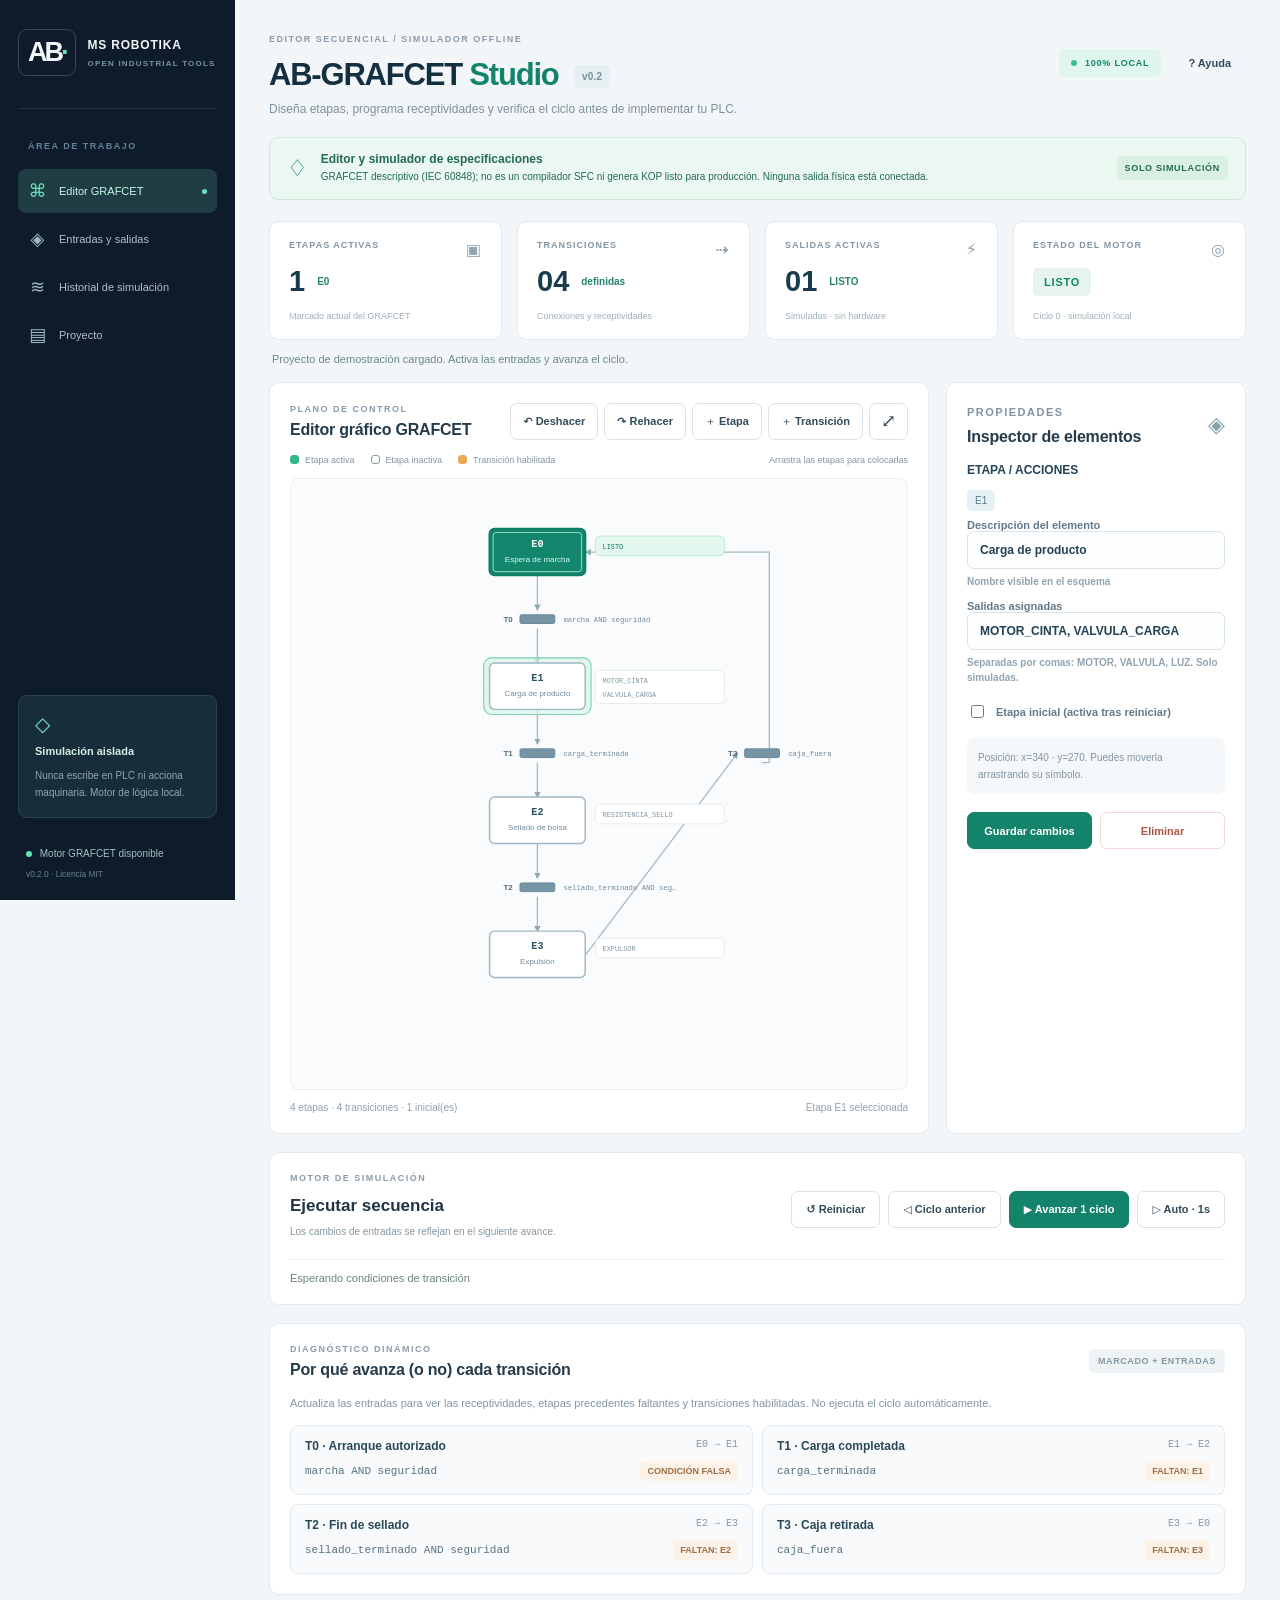
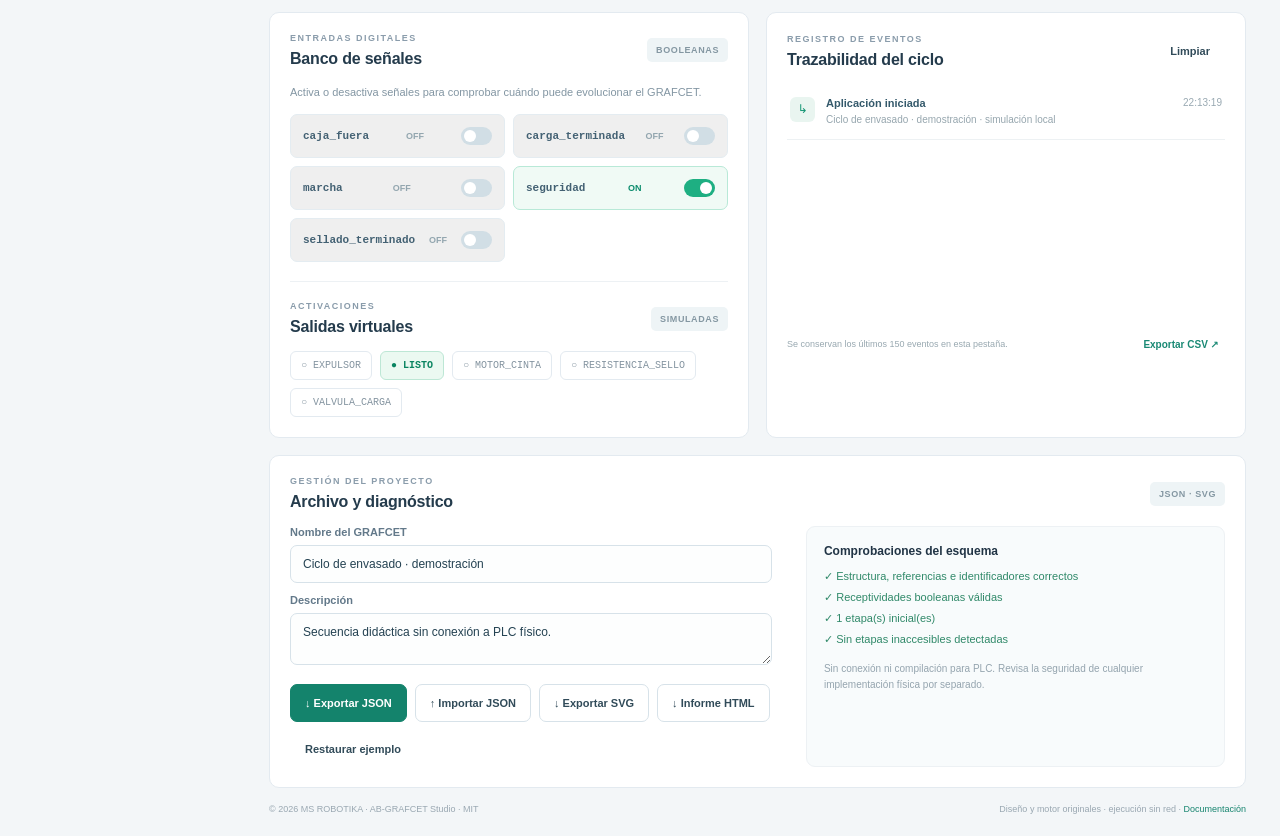
<file: index.html>
<!doctype html>
<html lang="es"><head>
<meta charset="utf-8"><meta name="viewport" content="width=device-width,initial-scale=1">
<meta name="theme-color" content="#0d1724"><meta name="description" content="AB-GRAFCET Studio: editor, simulador y diagnóstico secuencial gratuito de MS ROBOTIKA.">
<title>AB-GRAFCET Studio · MS ROBOTIKA</title>
<link rel="stylesheet" href="src/style.css">
</head><body>
<div class="shell">
<aside class="side">
  <div class="brand"><div class="brand-icon">AB<span>·</span></div><div>MS ROBOTIKA<small>OPEN INDUSTRIAL TOOLS</small></div></div>
  <div class="side-divider"></div>
  <p class="nav-caption">ÁREA DE TRABAJO</p>
  <nav aria-label="Navegación principal">
  <a class="nav active" href="#editor"><span class="ico">⌘</span> Editor GRAFCET <span class="nav-dot"></span></a>
  <a class="nav" href="#signals"><span class="ico">◈</span> Entradas y salidas</a>
  <a class="nav" href="#events"><span class="ico">≋</span> Historial de simulación</a>
  <a class="nav" href="#project-info"><span class="ico">▤</span> Proyecto</a>
  </nav>
  <div class="side-spacer"></div><div class="side-box"><div class="side-box-icon">◇</div><b>Simulación aislada</b><p>Nunca escribe en PLC ni acciona maquinaria. Motor de lógica local.</p></div>
  <div class="side-foot"><span class="good-dot"></span> Motor GRAFCET disponible <small>v0.2.0 · Licencia MIT</small></div>
</aside>
<main>
<header class="top"><div><p class="eyebrow">EDITOR SECUENCIAL / SIMULADOR OFFLINE</p><h1>AB-GRAFCET <span>Studio</span> <em>v0.2</em></h1><p class="subtitle">Diseña etapas, programa receptividades y verifica el ciclo antes de implementar tu PLC.</p></div><div class="top-right"><span class="offline"><span class="dot"></span> 100% LOCAL</span><button id="help" class="button ghost" type="button">? Ayuda</button></div></header>
<div class="safety"><span class="shield">♢</span><div><b>Editor y simulador de especificaciones</b><span>GRAFCET descriptivo (IEC 60848); no es un compilador SFC ni genera KOP listo para producción. Ninguna salida física está conectada.</span></div><strong>SOLO SIMULACIÓN</strong></div>
<section class="metrics" aria-label="Estado de simulación">
  <div class="metric"><div class="metric-label">ETAPAS ACTIVAS <span class="metric-glyph">▣</span></div><div class="metric-row"><strong id="metric-active">1</strong><span class="metric-sub" id="active-label">E0</span></div><small>Marcado actual del GRAFCET</small></div>
  <div class="metric"><div class="metric-label">TRANSICIONES <span class="metric-glyph">⇢</span></div><div class="metric-row"><strong id="metric-transitions">04</strong><span class="metric-sub">definidas</span></div><small>Conexiones y receptividades</small></div>
  <div class="metric"><div class="metric-label">SALIDAS ACTIVAS <span class="metric-glyph">⚡</span></div><div class="metric-row"><strong id="metric-outputs">01</strong><span class="metric-sub" id="output-label">LISTO</span></div><small>Simuladas · sin hardware</small></div>
  <div class="metric"><div class="metric-label">ESTADO DEL MOTOR <span class="metric-glyph">◎</span></div><div class="metric-row"><span id="metric-status" class="metric-status">LISTO</span></div><small id="metric-cycles">Ciclo 0 · preparado</small></div>
</section>
<div id="notice" class="notice" role="status" aria-live="polite">Proyecto de demostración cargado. Activa las entradas y avanza el ciclo.</div>
<section id="editor" class="workbench">
  <div class="canvas-panel panel"><div class="section-head"><div><p class="eyebrow">PLANO DE CONTROL</p><h2>Editor gráfico GRAFCET</h2></div><div class="toolbar"><button id="undo-edit" class="button light" title="Deshacer último cambio del esquema" type="button">↶ Deshacer</button><button id="redo-edit" class="button light" title="Rehacer último cambio" type="button">↷ Rehacer</button><button id="add-stage" class="button light" type="button">＋ Etapa</button><button id="add-transition" class="button light" type="button">＋ Transición</button><button id="fit" class="button iconbutton" title="Encajar esquema" type="button">⤢</button></div></div>
    <div class="diagram-hint"><span><i class="legend active-legend"></i> Etapa activa</span><span><i class="legend inactive-legend"></i> Etapa inactiva</span><span><i class="legend transition-legend"></i> Transición habilitada</span><span class="drag-tip">Arrastra las etapas para colocarlas</span></div>
    <div class="diagram-viewport" id="diagram-viewport"><svg id="diagram" role="img" aria-label="Editor gráfico interactivo de etapas y transiciones del GRAFCET" viewBox="0 0 850 835" xmlns="http://www.w3.org/2000/svg"><text x="425" y="410" text-anchor="middle">Cargando editor…</text></svg></div>
    <div class="canvas-footer"><span id="diagram-details">4 etapas · 4 transiciones</span><span id="select-info">Selecciona un símbolo para editarlo</span></div>
  </div>
  <aside class="inspector panel"><div class="section-head inspector-head"><div><p class="eyebrow">PROPIEDADES</p><h2>Inspector de elementos</h2></div><span class="inspector-icon">◈</span></div><div id="inspector-content"><p>Selecciona una etapa o una transición en el esquema.</p></div></aside>
</section>
<section class="control-panel panel" aria-label="Controles del simulador"><div class="control-heading"><div><p class="eyebrow">MOTOR DE SIMULACIÓN</p><h2>Ejecutar secuencia</h2><p>Los cambios de entradas se reflejan en el siguiente avance.</p></div><div class="sim-actions"><button id="reset" class="button" type="button">↺ Reiniciar</button><button id="back" class="button" type="button">◁ Ciclo anterior</button><button id="step" class="button primary" type="button">▶ Avanzar 1 ciclo</button><button id="run" class="button" type="button">▷ Auto · 1s</button></div></div><div id="sim-message" class="sim-message">Esperando condiciones de transición</div></section>
<section class="panel decision-panel" id="decisions"><div class="section-head"><div><p class="eyebrow">DIAGNÓSTICO DINÁMICO</p><h2>Por qué avanza (o no) cada transición</h2></div><span class="soft-tag">MARCADO + ENTRADAS</span></div>
<p class="hint">Actualiza las entradas para ver las receptividades, etapas precedentes faltantes y transiciones habilitadas. No ejecuta el ciclo automáticamente.</p><div id="transition-table" class="reason-grid"></div></section>
<section class="bottom-grid"><div class="panel io-panel" id="signals"><div class="section-head"><div><p class="eyebrow">ENTRADAS DIGITALES</p><h2>Banco de señales</h2></div><span class="soft-tag">BOOLEANAS</span></div><p class="hint">Activa o desactiva señales para comprobar cuándo puede evolucionar el GRAFCET.</p><div id="inputs" class="input-list"></div><div class="section-line"></div><div class="section-head"><div><p class="eyebrow">ACTIVACIONES</p><h2>Salidas virtuales</h2></div><span class="soft-tag">SIMULADAS</span></div><div id="outputs" class="output-list"></div></div>
<div class="panel history-panel" id="events"><div class="section-head"><div><p class="eyebrow">REGISTRO DE EVENTOS</p><h2>Trazabilidad del ciclo</h2></div><button id="clear-log" class="button subtle" type="button">Limpiar</button></div><div id="history" class="history-list"></div><div class="history-footer"><span>Se conservan los últimos 150 eventos en esta pestaña.</span><button id="export-log" class="text-btn" type="button">Exportar CSV ↗</button></div></div>
</section>
<section id="project-info" class="project-panel panel"><div class="section-head"><div><p class="eyebrow">GESTIÓN DEL PROYECTO</p><h2>Archivo y diagnóstico</h2></div><span class="soft-tag">JSON · SVG</span></div><div class="project-grid"><div class="project-form"><label for="project-name">Nombre del GRAFCET</label><input id="project-name" maxlength="90"><label for="project-desc">Descripción</label><textarea id="project-desc" rows="2" maxlength="300"></textarea><div class="file-actions"><button id="save-project" class="button primary" type="button">↓ Exportar JSON</button><label class="button file-label" for="import-project">↑ Importar JSON<input type="file" id="import-project" accept=".json,application/json"></label><button id="export-svg" class="button" type="button">↓ Exportar SVG</button><button id="export-report" class="button" type="button">↓ Informe HTML</button><button id="load-demo" class="button subtle" type="button">Restaurar ejemplo</button></div></div><div class="diagnostic"><h3>Comprobaciones del esquema</h3><div id="diagnostic-list"></div><p>Sin conexión ni compilación para PLC. Revisa la seguridad de cualquier implementación física por separado.</p></div></div></section>
<footer><span>© 2026 MS ROBOTIKA · AB-GRAFCET Studio · MIT</span><span>Diseño y motor originales · ejecución sin red · <a href="README.md">Documentación</a></span></footer>
</main></div>
<div class="dialog-backdrop" id="help-dialog" hidden><div class="dialog" role="dialog" aria-modal="true" aria-labelledby="help-title"><div class="section-head"><h2 id="help-title">Guía rápida de AB-GRAFCET</h2><button id="close-help" class="button" type="button">✕</button></div><p><b>Etapa:</b> representa una situación activa; sus acciones son salidas virtuales. <b>Transición:</b> se dispara si todas las etapas precedentes están activas y su receptividad es verdadera.</p><p><b>Expresiones:</b> utiliza <code>marcha AND seguridad</code>, <code>sensor OR manual</code>, <code>NOT averia</code>, paréntesis y constantes <code>1</code>/<code>0</code>. Se admiten <code>&amp;&amp;</code>, <code>||</code> y <code>!</code>. No se evalúa JavaScript ni se comunica con equipos reales.</p><p><b>Divergencias:</b> dos transiciones simultáneas que consumen la misma etapa se consideran un conflicto de exclusividad y la simulación se bloquea. Las transiciones independientes se disparan juntas. <b>Diagnóstico dinámico:</b> debajo del simulador puedes consultar cuáles están habilitadas, qué receptividades son falsas y qué etapas faltan. Se puede crear sincronización Y usando varios orígenes y destinos.</p><p>Usa <b>Deshacer/Rehacer</b> para recuperar ediciones del esquema, <b>Ciclo anterior</b> para retroceder el estado del simulador y <b>Informe HTML</b> para generar una memoria imprimible de etapas, transiciones y acciones.</p><p>El motor aplica <b>un paso de evolución por pulsación o intervalo</b>, sin cadenas automáticas de transición en tiempo cero. Funciona como simulador didáctico parcial de GRAFCET, no como sustituto conforme de IEC 60848.</p></div></div>
<script src="src/engine.js" defer></script><script src="src/app.js" defer></script></body></html>
</file>
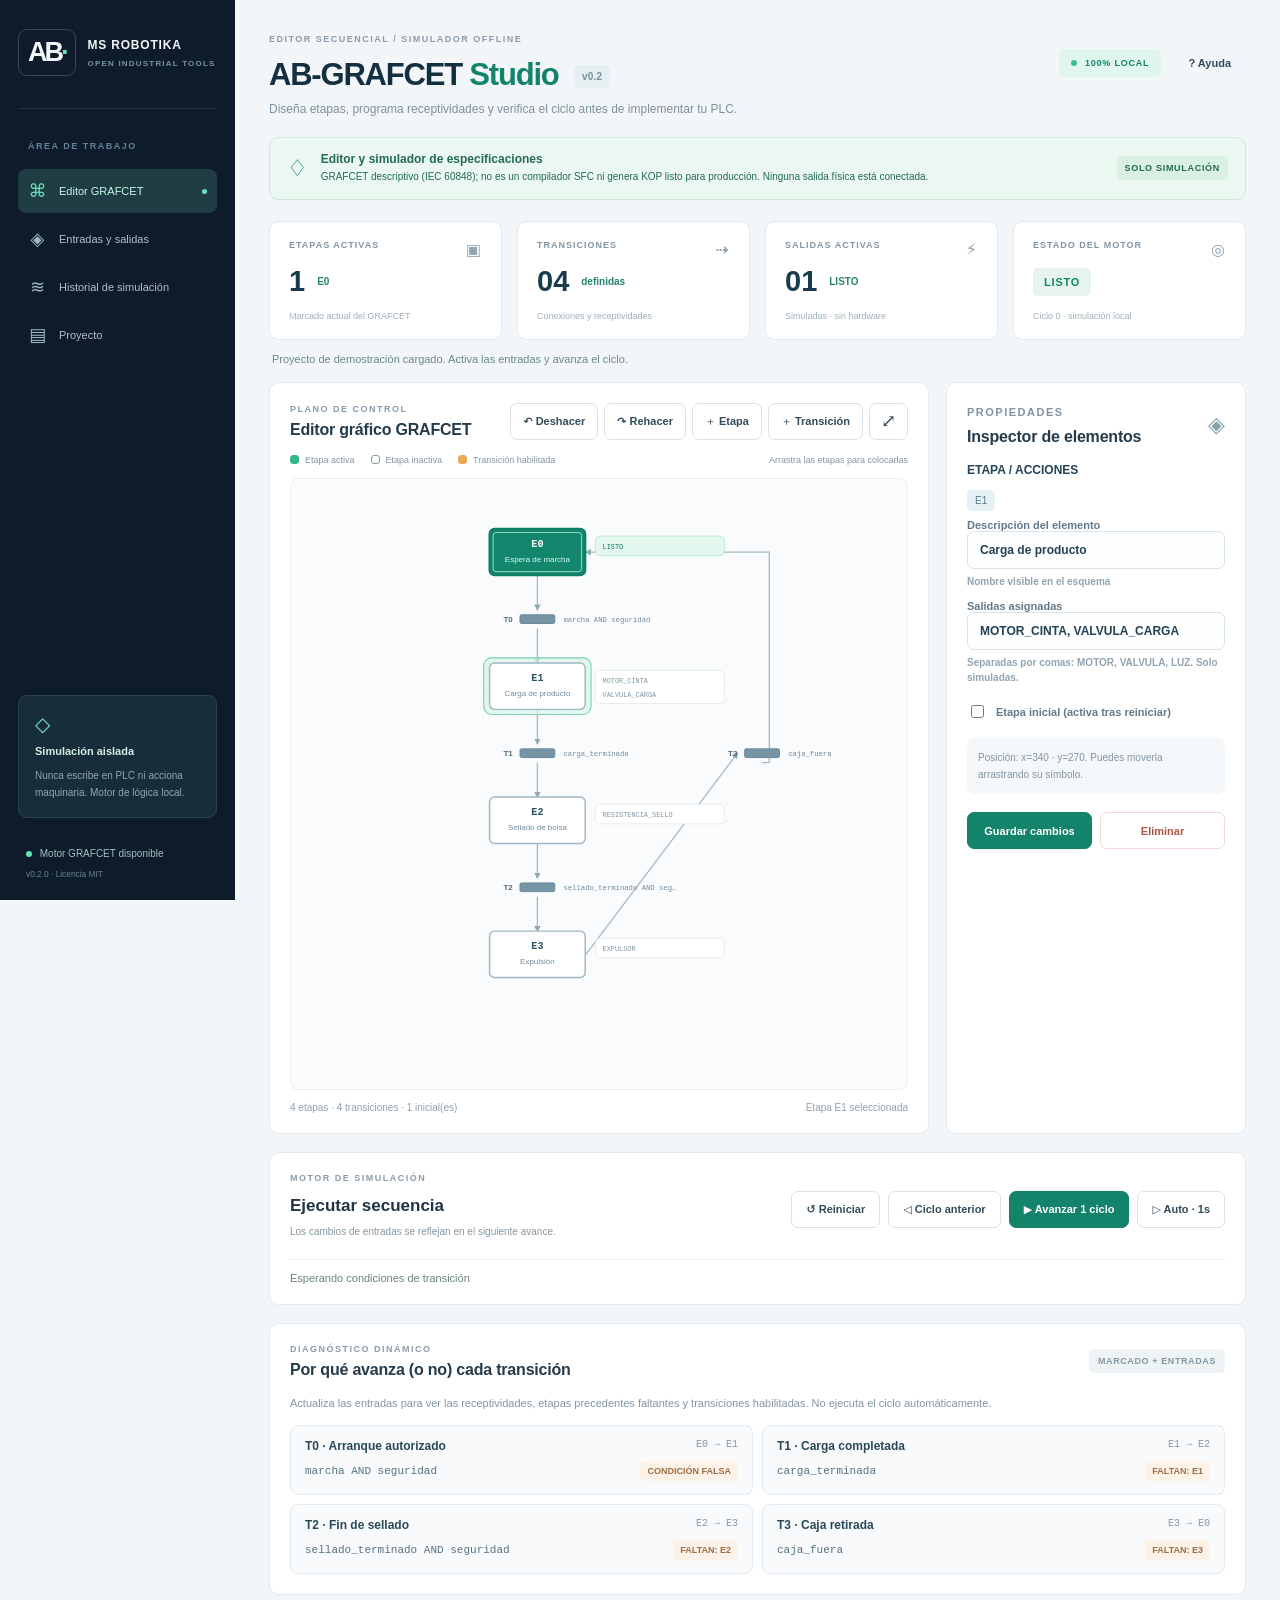
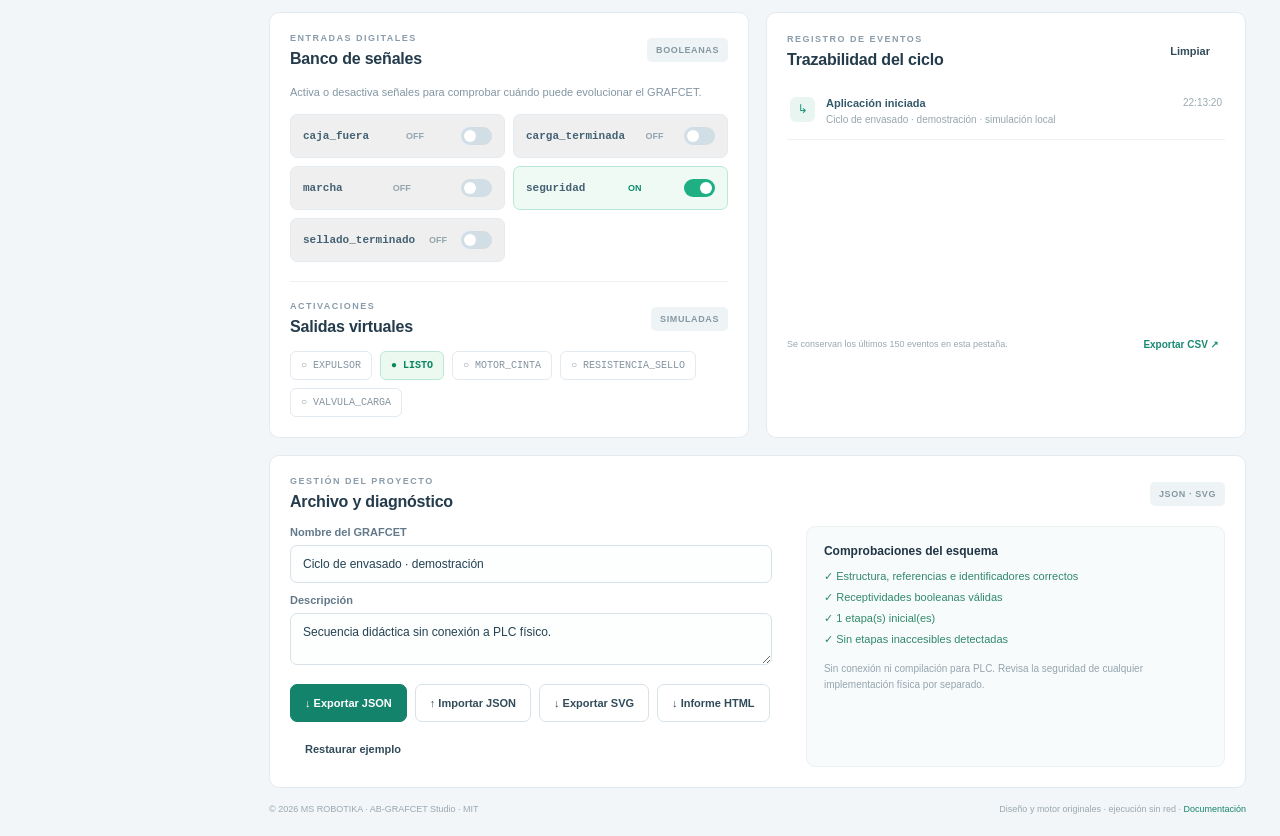
<file: AB-GRAFCET-Studio-PORTABLE.html>
<!doctype html>
<html lang="es"><head>
<meta charset="utf-8"><meta name="viewport" content="width=device-width,initial-scale=1">
<meta name="theme-color" content="#0d1724"><meta name="description" content="AB-GRAFCET Studio: editor, simulador y diagnóstico secuencial gratuito de MS ROBOTIKA.">
<title>AB-GRAFCET Studio · MS ROBOTIKA</title>
<style>
/* SPDX-License-Identifier: MIT · Copyright (c) 2026 MS ROBOTIKA */
:root{font-family:Inter,'Segoe UI',Arial,system-ui,sans-serif;color:#213445;background:#f3f6f8;--navy:#0d1b2b;--mint:#137d69;--mint-light:#e7f6f0;--muted:#7c8e9d;--line:#e3eaf0;--white:#fff;font-synthesis:none}
*{box-sizing:border-box}html{scroll-behavior:smooth}body{margin:0}button,input,textarea{font:inherit}button{cursor:pointer}button:focus-visible,input:focus-visible,textarea:focus-visible,a:focus-visible,svg [tabindex]:focus-visible{outline:3px solid #41b4a1;outline-offset:3px}button:disabled{opacity:.5;cursor:not-allowed}a{color:inherit;text-decoration:none}input,textarea{color:#244252;width:100%;padding:11px 12px;border:1px solid #d7e2e9;background:#fdfefe;border-radius:7px;font-size:12px}textarea{resize:vertical}label{display:block;font-size:11px;font-weight:700;color:#63798a;margin:11px 0 7px}.shell{display:flex;min-height:100vh;align-items:stretch}.side{position:fixed;left:0;top:0;bottom:0;width:235px;background:var(--navy);color:#94aaba;padding:29px 18px 21px;display:flex;flex-direction:column;z-index:10}.brand{display:flex;align-items:center;gap:12px;color:#f2f8fa;font-size:12px;letter-spacing:.8px;font-weight:850;white-space:nowrap}.brand-icon{font-size:27px;letter-spacing:-3px;line-height:1;padding:9px;border:1px solid #334858;border-radius:9px}.brand-icon span{color:#67deb5}.brand small{display:block;color:#7792a5;font-size:8px;letter-spacing:1.2px;margin-top:7px}.side-divider{height:1px;background:#203547;margin:32px 0}.nav-caption,.eyebrow{font-weight:850;font-size:9px;letter-spacing:1.5px;color:#8a9cab;margin:0 0 13px}.nav-caption{color:#638098;margin:0 10px 14px}.nav{display:flex;align-items:center;gap:12px;padding:13px 10px;color:#b0bfcc;border-radius:8px;margin:4px 0;font-size:11px}.nav:hover{background:#1a3244}.nav.active{background:#203d44;color:#c4f8e6}.nav .ico{font-size:18px;line-height:1;color:#a1b6c5;width:19px;text-align:center}.nav.active .ico{color:#6addb7}.nav-dot{margin-left:auto;width:5px;height:5px;background:#67dfbb;border-radius:50%}.side-spacer{flex:1}.side-box{background:#182d3b;border:1px solid #294454;border-radius:9px;padding:16px;margin-bottom:30px}.side-box-icon{color:#76e9c5;font-size:20px;margin-bottom:9px}.side-box b{display:block;color:#d1eee3;font-size:11px}.side-box p{font-size:10px;line-height:1.7;margin-bottom:0;color:#8ea6b6}.side-foot{color:#a2bfbd;font-size:10px;padding:0 8px}.side-foot small{display:block;color:#698395;margin-top:10px}.good-dot{display:inline-block;width:6px;height:6px;background:#63e6b2;border-radius:50%;margin-right:5px}main{min-width:0;margin-left:235px;padding:34px 34px 22px;max-width:1600px;width:calc(100% - 235px)}.top{display:flex;justify-content:space-between;align-items:flex-start;gap:18px;margin-bottom:21px}h1{font-size:31px;margin:0;letter-spacing:-1.2px;font-weight:800;color:#142f40}h1 span{color:#12846b}h1 em{display:inline-block;vertical-align:middle;font-style:normal;font-size:10px;font-weight:850;letter-spacing:.2px;padding:6px 8px;border-radius:5px;background:#e5f0f3;color:#72919b;margin-left:8px}.subtitle{font-size:12px;color:#7d909e;margin:9px 0 0}.top-right{display:flex;align-items:center;gap:12px;margin-top:10px}.offline{color:#13826a;background:#e0f5ec;padding:9px 12px;font-size:9px;font-weight:850;border-radius:5px;white-space:nowrap;letter-spacing:.8px}.dot{display:inline-block;width:6px;height:6px;border-radius:50%;background:#39bf97;margin-right:5px}.button{background:white;border:1px solid #d7e2e9;border-radius:7px;padding:10px 14px;color:#314b59;font-size:11px;font-weight:750;white-space:nowrap;min-height:37px}.button:hover{background:#eef6f3}.button.primary{background:#14836c;border-color:#14836c;color:white}.button.primary:hover{background:#0c715d}.button.ghost,.button.subtle{background:transparent;border-color:transparent}.button.light{padding:9px 12px}.iconbutton{font-size:18px;line-height:1;padding:8px 11px}.safety{display:flex;gap:13px;align-items:center;background:#ebf7f1;border:1px solid #cee9da;border-radius:9px;padding:12px 17px;color:#246b51;margin-bottom:21px}.safety .shield{font-size:23px;color:#168c69}.safety>div{flex:1}.safety b{display:block;font-size:12px}.safety span{font-size:10px;line-height:1.6}.safety strong{font-size:9px;letter-spacing:.7px;background:#d9f0e3;border-radius:4px;padding:7px 8px}.metrics{display:grid;grid-template-columns:repeat(4,minmax(0,1fr));gap:15px}.metric{background:white;border:1px solid var(--line);border-radius:9px;padding:18px 19px 16px;min-width:0}.metric-label{font-size:9px;color:#8396a4;letter-spacing:1px;font-weight:850;display:flex;justify-content:space-between}.metric-glyph{color:#91a5b1;font-size:16px}.metric-row{display:flex;gap:12px;align-items:center;min-height:46px}.metric-row strong{font-size:29px;color:#1a3b4e;font-variant-numeric:tabular-nums}.metric-sub{font-size:10px;color:#25836d;font-weight:800;overflow:hidden;text-overflow:ellipsis;white-space:nowrap}.metric small{font-size:9px;color:#a0afb8}.metric-status{display:inline-block;background:#e6f4ed;color:#0e8765;border-radius:5px;padding:8px 11px;font-size:11px;font-weight:850;letter-spacing:.8px}.metric-status.error{color:#bc4545;background:#ffeee8}.notice{font-size:11px;min-height:42px;padding:13px 3px;color:#6a8b81}.notice.error{color:#be4d45}.panel{background:white;border:1px solid var(--line);border-radius:10px;min-width:0}.workbench{display:grid;grid-template-columns:minmax(0,1fr) 300px;gap:17px}.canvas-panel,.inspector,.io-panel,.history-panel,.control-panel,.project-panel{padding:20px}.section-head{display:flex;justify-content:space-between;align-items:center;gap:12px;margin-bottom:15px}.section-head .eyebrow{margin-bottom:7px}.section-head h2{font-size:16px;color:#243b4c;letter-spacing:-.2px;margin:0}.toolbar{display:flex;gap:6px;align-items:center}.diagram-hint{display:flex;gap:16px;align-items:center;flex-wrap:wrap;font-size:9px;color:#8195a2;margin-bottom:13px}.diagram-hint span{display:flex;align-items:center;gap:6px}.diagram-hint .drag-tip{margin-left:auto}.legend{width:9px;height:9px;border-radius:3px;display:inline-block;border:1px solid #8199a8}.active-legend{background:#34b88f;border-color:#34b88f}.transition-legend{background:#eca957;border-color:#eca957}.diagram-viewport{background:#f9fbfc;border:1px solid #ecf0f3;border-radius:8px;overflow:auto;min-height:600px}.diagram-viewport svg{width:100%;min-width:530px;height:610px;display:block;touch-action:pan-y}.diagram-viewport svg .stage,.diagram-viewport svg .transition{cursor:pointer}.diagram-viewport svg .stage:hover .stage-box,.diagram-viewport svg .transition:hover .transition-bar{stroke:#179a82!important;stroke-width:3}.diagram-viewport svg .stage:focus-visible .stage-box,.diagram-viewport svg .transition:focus-visible .transition-bar{stroke:#18a884;stroke-width:4}.canvas-footer{display:flex;justify-content:space-between;gap:10px;flex-wrap:wrap;padding-top:12px;color:#91a0ad;font-size:10px}.inspector{display:flex;flex-direction:column}.inspector-head{margin-bottom:4px}.inspector-icon{color:#85a3ae;font-size:22px}.inspector #inspector-content{flex:1}.inspector p{font-size:11px;line-height:1.7;color:#8194a2}.inspector .editable-title{font-size:12px;font-weight:800;color:#254457;margin:13px 0}.inspector .field-hint{display:block;color:#92a4b0;font-size:10px;line-height:1.5;margin-top:5px}.inspector .checkbox-line{display:flex;align-items:center;gap:9px;font-size:11px;margin:17px 0}.inspector .checkbox-line input{width:auto;accent-color:#13856d}.inspector .edit-actions{display:flex;gap:8px;margin-top:18px;flex-wrap:wrap}.inspector .edit-actions button{flex:1}.inspector .delete{border-color:#f1dad6;color:#b45243}.inspector .badge-id{font-size:10px;background:#e7f1f5;color:#547b8c;border-radius:5px;padding:5px 8px}.inspector .list-note{font-size:10px;background:#f5f8fa;border-radius:7px;padding:11px;margin-top:16px}.control-panel{margin-top:18px}.control-heading{display:flex;justify-content:space-between;align-items:center;gap:20px}.control-heading h2{font-size:17px;margin:0}.control-heading p:last-child{font-size:10px;color:#8797a2}.sim-actions{display:flex;gap:8px;flex-wrap:wrap}.sim-message{margin-top:12px;border-top:1px solid #ebf0f3;padding-top:12px;font-size:11px;color:#698478}.sim-message.warn{color:#bd5b45}.bottom-grid{display:grid;grid-template-columns:1fr 1fr;gap:17px;margin-top:17px}.hint{font-size:11px;line-height:1.65;color:#8396a3;margin:0 0 13px}.input-list{display:grid;grid-template-columns:1fr 1fr;gap:8px}.signal-row{border:1px solid #e4ecf1;border-radius:7px;padding:12px;display:flex;justify-content:space-between;align-items:center;gap:6px;cursor:pointer}.signal-label{font-size:11px;color:#436173;font-family:Consolas,monospace;font-weight:650;word-break:break-word}.signal-row .state{font-size:9px;color:#93a6af;font-weight:850}.signal-row.on{background:#f0faf5;border-color:#b8e9d7}.signal-row.on .state{color:#0b8c6d}.switch{width:31px;height:18px;background:#d1dee5;border-radius:14px;position:relative;flex-shrink:0}.switch::after{content:'';position:absolute;top:3px;left:3px;height:12px;width:12px;background:white;border-radius:50%;transition:transform .15s}.signal-row.on .switch{background:#1eaf82}.signal-row.on .switch::after{transform:translateX(13px)}.section-line{height:1px;background:#edf1f4;margin:19px 0}.soft-tag{font-size:9px;font-weight:750;letter-spacing:.6px;background:#eef4f6;color:#8497a2;border-radius:5px;padding:7px 9px}.output-list{display:flex;flex-wrap:wrap;gap:8px;min-height:36px}.output{font-size:10px;font-family:Consolas,monospace;padding:8px 10px;border-radius:6px;border:1px solid #e3eaf0;color:#8494a0}.output.on{color:#098460;border-color:#bde7d5;background:#ebf9f1;font-weight:750}.history-list{height:240px;overflow:auto}.event{display:flex;gap:11px;padding:12px 3px;border-bottom:1px solid #edf1f3}.event .event-icon{width:25px;height:25px;border-radius:6px;background:#e9f5f0;color:#139573;display:grid;place-items:center;font-size:12px;flex-shrink:0}.event.warning .event-icon{background:#fff0e6;color:#bd6840}.event-main{flex:1;min-width:0}.event-main strong{font-size:11px;font-weight:700;color:#34596b;display:block}.event-main small{font-size:10px;color:#96a6ae;display:block;margin-top:4px;line-height:1.4}.event time{font-size:10px;color:#99a9b2;white-space:nowrap}.history-footer{display:flex;justify-content:space-between;gap:10px;align-items:center;padding-top:13px;color:#98a8b0;font-size:9px}.text-btn{border:0;background:none;color:#198974;font-size:10px;font-weight:800}.project-panel{margin-top:17px}.project-grid{display:grid;grid-template-columns:1.15fr 1fr;gap:34px}.project-form label:first-child{margin-top:0}.file-actions{display:flex;gap:8px;flex-wrap:wrap;margin-top:15px}.file-label{display:inline-block;margin:0;line-height:16px}.file-label input{display:none}.diagnostic{background:#f8fbfc;padding:17px;border:1px solid #edf1f4;border-radius:9px}.diagnostic h3{font-size:12px;margin:0 0 12px}.diagnostic .check{font-size:11px;color:#308969;margin:8px 0}.diagnostic .issue{color:#a46d38;font-size:11px;margin:8px 0;line-height:1.55}.diagnostic p{font-size:10px;color:#94a4ae;line-height:1.6;margin-top:15px}footer{display:flex;justify-content:space-between;flex-wrap:wrap;gap:9px;margin-top:16px;font-size:9px;color:#99a7b1}footer a{color:#17856f}.dialog-backdrop{position:fixed;inset:0;background:#101e2ab0;z-index:20;display:grid;place-items:center;padding:18px}.dialog-backdrop[hidden]{display:none}.dialog{width:min(580px,100%);background:white;color:#284352;border-radius:12px;padding:25px;box-shadow:0 16px 65px #0003}.dialog p{font-size:12px;line-height:1.7;color:#597482}.dialog code{background:#eef5f4;padding:1px 4px;border-radius:3px}.empty{font-size:11px;color:#a2b1ba;padding:15px}.error-box{background:#fceeea;color:#af5447;border-radius:6px;padding:10px;font-size:11px}
@media(min-width:1450px){main{padding:38px 42px}}
@media(max-width:1190px){.side{width:197px;padding:23px 12px}main{width:calc(100% - 197px);margin-left:197px;padding:26px 21px}.workbench{grid-template-columns:minmax(0,1fr) 260px}.metric{padding:14px}.toolbar{flex-wrap:wrap;justify-content:end}}
@media(max-width:980px){.side{position:relative;width:100%;padding:15px 20px;flex-direction:row;gap:15px;align-items:center}.shell{display:block}.side-divider,.nav-caption,.side-spacer,.side-box,.side-foot{display:none}.side nav{display:flex;overflow:auto;gap:4px}.side .nav{margin:0;padding:10px 9px;white-space:nowrap}.side .nav .ico{display:none}.side .brand{flex-shrink:0}main{width:100%;margin:0;padding:24px 22px}.workbench{grid-template-columns:1fr 270px}}
@media(max-width:740px){.side{display:block;padding:13px 14px}.side nav{margin-top:13px}.side .brand{font-size:10px}.top{flex-direction:column}.top-right{margin:0}.metrics{grid-template-columns:repeat(2,minmax(0,1fr));gap:9px}.workbench,.bottom-grid,.project-grid{grid-template-columns:1fr}.diagram-viewport{min-height:500px}.diagram-viewport svg{height:500px}.control-heading{flex-direction:column;align-items:start}.sim-actions{width:100%}.sim-actions button{flex:1}.safety strong{display:none}.inspector{min-height:250px}.toolbar{gap:4px}.canvas-panel,.inspector,.io-panel,.history-panel,.control-panel,.project-panel{padding:16px}main{padding:21px 13px}.section-head h2{font-size:15px}h1{font-size:27px}}
@media(max-width:430px){.input-list{grid-template-columns:1fr}.toolbar .button{font-size:10px;padding:8px}.metrics{gap:7px}.metric{padding:12px}.metric-row strong{font-size:25px}.metric-label{font-size:8px}.diagram-hint .drag-tip{display:none}.safety{padding:11px}.sim-actions button{font-size:10px;padding:8px 9px}.file-actions .button{flex:1}}

/* AB-GRAFCET v0.2: dynamic diagnostics and engineering UI */
.decision-panel{margin-top:18px;padding:20px}.reason-grid{display:grid;grid-template-columns:repeat(2,minmax(0,1fr));gap:9px}
.reason-row{background:#f8fafc;border:1px solid #e1eaf0;border-radius:8px;padding:13px 14px;min-width:0;display:flex;flex-direction:column;gap:8px}
.reason-row.ready{background:#ebf8f1;border-color:#a9dfc7}
.reason-main{display:flex;justify-content:space-between;align-items:start;gap:8px}.reason-main b{font-size:12px;color:#294959}.reason-main small{font:10px Consolas,monospace;color:#8598a5}
.reason-explain{display:flex;justify-content:space-between;gap:10px;align-items:center;flex-wrap:wrap}
.reason-expression{font:11px/1.5 Consolas,monospace;color:#577180;overflow-wrap:anywhere}
.reason-state{font-size:9px;font-weight:750;color:#9c7048;background:#fdf2e7;border-radius:4px;padding:5px 7px}
.reason-state.green{color:#0e7f59;background:#d4f1e0}
@media(max-width:740px){.reason-grid{grid-template-columns:1fr}.decision-panel{padding:16px}}

</style>
</head><body>
<div class="shell">
<aside class="side">
  <div class="brand"><div class="brand-icon">AB<span>·</span></div><div>MS ROBOTIKA<small>OPEN INDUSTRIAL TOOLS</small></div></div>
  <div class="side-divider"></div>
  <p class="nav-caption">ÁREA DE TRABAJO</p>
  <nav aria-label="Navegación principal">
  <a class="nav active" href="#editor"><span class="ico">⌘</span> Editor GRAFCET <span class="nav-dot"></span></a>
  <a class="nav" href="#signals"><span class="ico">◈</span> Entradas y salidas</a>
  <a class="nav" href="#events"><span class="ico">≋</span> Historial de simulación</a>
  <a class="nav" href="#project-info"><span class="ico">▤</span> Proyecto</a>
  </nav>
  <div class="side-spacer"></div><div class="side-box"><div class="side-box-icon">◇</div><b>Simulación aislada</b><p>Nunca escribe en PLC ni acciona maquinaria. Motor de lógica local.</p></div>
  <div class="side-foot"><span class="good-dot"></span> Motor GRAFCET disponible <small>v0.2.0 · Licencia MIT</small></div>
</aside>
<main>
<header class="top"><div><p class="eyebrow">EDITOR SECUENCIAL / SIMULADOR OFFLINE</p><h1>AB-GRAFCET <span>Studio</span> <em>v0.2</em></h1><p class="subtitle">Diseña etapas, programa receptividades y verifica el ciclo antes de implementar tu PLC.</p></div><div class="top-right"><span class="offline"><span class="dot"></span> 100% LOCAL</span><button id="help" class="button ghost" type="button">? Ayuda</button></div></header>
<div class="safety"><span class="shield">♢</span><div><b>Editor y simulador de especificaciones</b><span>GRAFCET descriptivo (IEC 60848); no es un compilador SFC ni genera KOP listo para producción. Ninguna salida física está conectada.</span></div><strong>SOLO SIMULACIÓN</strong></div>
<section class="metrics" aria-label="Estado de simulación">
  <div class="metric"><div class="metric-label">ETAPAS ACTIVAS <span class="metric-glyph">▣</span></div><div class="metric-row"><strong id="metric-active">1</strong><span class="metric-sub" id="active-label">E0</span></div><small>Marcado actual del GRAFCET</small></div>
  <div class="metric"><div class="metric-label">TRANSICIONES <span class="metric-glyph">⇢</span></div><div class="metric-row"><strong id="metric-transitions">04</strong><span class="metric-sub">definidas</span></div><small>Conexiones y receptividades</small></div>
  <div class="metric"><div class="metric-label">SALIDAS ACTIVAS <span class="metric-glyph">⚡</span></div><div class="metric-row"><strong id="metric-outputs">01</strong><span class="metric-sub" id="output-label">LISTO</span></div><small>Simuladas · sin hardware</small></div>
  <div class="metric"><div class="metric-label">ESTADO DEL MOTOR <span class="metric-glyph">◎</span></div><div class="metric-row"><span id="metric-status" class="metric-status">LISTO</span></div><small id="metric-cycles">Ciclo 0 · preparado</small></div>
</section>
<div id="notice" class="notice" role="status" aria-live="polite">Proyecto de demostración cargado. Activa las entradas y avanza el ciclo.</div>
<section id="editor" class="workbench">
  <div class="canvas-panel panel"><div class="section-head"><div><p class="eyebrow">PLANO DE CONTROL</p><h2>Editor gráfico GRAFCET</h2></div><div class="toolbar"><button id="undo-edit" class="button light" title="Deshacer último cambio del esquema" type="button">↶ Deshacer</button><button id="redo-edit" class="button light" title="Rehacer último cambio" type="button">↷ Rehacer</button><button id="add-stage" class="button light" type="button">＋ Etapa</button><button id="add-transition" class="button light" type="button">＋ Transición</button><button id="fit" class="button iconbutton" title="Encajar esquema" type="button">⤢</button></div></div>
    <div class="diagram-hint"><span><i class="legend active-legend"></i> Etapa activa</span><span><i class="legend inactive-legend"></i> Etapa inactiva</span><span><i class="legend transition-legend"></i> Transición habilitada</span><span class="drag-tip">Arrastra las etapas para colocarlas</span></div>
    <div class="diagram-viewport" id="diagram-viewport"><svg id="diagram" role="img" aria-label="Editor gráfico interactivo de etapas y transiciones del GRAFCET" viewBox="0 0 850 835" xmlns="http://www.w3.org/2000/svg"><text x="425" y="410" text-anchor="middle">Cargando editor…</text></svg></div>
    <div class="canvas-footer"><span id="diagram-details">4 etapas · 4 transiciones</span><span id="select-info">Selecciona un símbolo para editarlo</span></div>
  </div>
  <aside class="inspector panel"><div class="section-head inspector-head"><div><p class="eyebrow">PROPIEDADES</p><h2>Inspector de elementos</h2></div><span class="inspector-icon">◈</span></div><div id="inspector-content"><p>Selecciona una etapa o una transición en el esquema.</p></div></aside>
</section>
<section class="control-panel panel" aria-label="Controles del simulador"><div class="control-heading"><div><p class="eyebrow">MOTOR DE SIMULACIÓN</p><h2>Ejecutar secuencia</h2><p>Los cambios de entradas se reflejan en el siguiente avance.</p></div><div class="sim-actions"><button id="reset" class="button" type="button">↺ Reiniciar</button><button id="back" class="button" type="button">◁ Ciclo anterior</button><button id="step" class="button primary" type="button">▶ Avanzar 1 ciclo</button><button id="run" class="button" type="button">▷ Auto · 1s</button></div></div><div id="sim-message" class="sim-message">Esperando condiciones de transición</div></section>
<section class="panel decision-panel" id="decisions"><div class="section-head"><div><p class="eyebrow">DIAGNÓSTICO DINÁMICO</p><h2>Por qué avanza (o no) cada transición</h2></div><span class="soft-tag">MARCADO + ENTRADAS</span></div>
<p class="hint">Actualiza las entradas para ver las receptividades, etapas precedentes faltantes y transiciones habilitadas. No ejecuta el ciclo automáticamente.</p><div id="transition-table" class="reason-grid"></div></section>
<section class="bottom-grid"><div class="panel io-panel" id="signals"><div class="section-head"><div><p class="eyebrow">ENTRADAS DIGITALES</p><h2>Banco de señales</h2></div><span class="soft-tag">BOOLEANAS</span></div><p class="hint">Activa o desactiva señales para comprobar cuándo puede evolucionar el GRAFCET.</p><div id="inputs" class="input-list"></div><div class="section-line"></div><div class="section-head"><div><p class="eyebrow">ACTIVACIONES</p><h2>Salidas virtuales</h2></div><span class="soft-tag">SIMULADAS</span></div><div id="outputs" class="output-list"></div></div>
<div class="panel history-panel" id="events"><div class="section-head"><div><p class="eyebrow">REGISTRO DE EVENTOS</p><h2>Trazabilidad del ciclo</h2></div><button id="clear-log" class="button subtle" type="button">Limpiar</button></div><div id="history" class="history-list"></div><div class="history-footer"><span>Se conservan los últimos 150 eventos en esta pestaña.</span><button id="export-log" class="text-btn" type="button">Exportar CSV ↗</button></div></div>
</section>
<section id="project-info" class="project-panel panel"><div class="section-head"><div><p class="eyebrow">GESTIÓN DEL PROYECTO</p><h2>Archivo y diagnóstico</h2></div><span class="soft-tag">JSON · SVG</span></div><div class="project-grid"><div class="project-form"><label for="project-name">Nombre del GRAFCET</label><input id="project-name" maxlength="90"><label for="project-desc">Descripción</label><textarea id="project-desc" rows="2" maxlength="300"></textarea><div class="file-actions"><button id="save-project" class="button primary" type="button">↓ Exportar JSON</button><label class="button file-label" for="import-project">↑ Importar JSON<input type="file" id="import-project" accept=".json,application/json"></label><button id="export-svg" class="button" type="button">↓ Exportar SVG</button><button id="export-report" class="button" type="button">↓ Informe HTML</button><button id="load-demo" class="button subtle" type="button">Restaurar ejemplo</button></div></div><div class="diagnostic"><h3>Comprobaciones del esquema</h3><div id="diagnostic-list"></div><p>Sin conexión ni compilación para PLC. Revisa la seguridad de cualquier implementación física por separado.</p></div></div></section>
<footer><span>© 2026 MS ROBOTIKA · AB-GRAFCET Studio · MIT</span><span>Diseño y motor originales · ejecución sin red · <a href="README.md">Documentación</a></span></footer>
</main></div>
<div class="dialog-backdrop" id="help-dialog" hidden><div class="dialog" role="dialog" aria-modal="true" aria-labelledby="help-title"><div class="section-head"><h2 id="help-title">Guía rápida de AB-GRAFCET</h2><button id="close-help" class="button" type="button">✕</button></div><p><b>Etapa:</b> representa una situación activa; sus acciones son salidas virtuales. <b>Transición:</b> se dispara si todas las etapas precedentes están activas y su receptividad es verdadera.</p><p><b>Expresiones:</b> utiliza <code>marcha AND seguridad</code>, <code>sensor OR manual</code>, <code>NOT averia</code>, paréntesis y constantes <code>1</code>/<code>0</code>. Se admiten <code>&amp;&amp;</code>, <code>||</code> y <code>!</code>. No se evalúa JavaScript ni se comunica con equipos reales.</p><p><b>Divergencias:</b> dos transiciones simultáneas que consumen la misma etapa se consideran un conflicto de exclusividad y la simulación se bloquea. Las transiciones independientes se disparan juntas. <b>Diagnóstico dinámico:</b> debajo del simulador puedes consultar cuáles están habilitadas, qué receptividades son falsas y qué etapas faltan. Se puede crear sincronización Y usando varios orígenes y destinos.</p><p>Usa <b>Deshacer/Rehacer</b> para recuperar ediciones del esquema, <b>Ciclo anterior</b> para retroceder el estado del simulador y <b>Informe HTML</b> para generar una memoria imprimible de etapas, transiciones y acciones.</p><p>El motor aplica <b>un paso de evolución por pulsación o intervalo</b>, sin cadenas automáticas de transición en tiempo cero. Funciona como simulador didáctico parcial de GRAFCET, no como sustituto conforme de IEC 60848.</p></div></div>
<script>
/* SPDX-License-Identifier: MIT · Copyright (c) 2026 MS ROBOTIKA
   Motor de simulación GRAFCET educativo; no genera código PLC ejecutable. */
(function (root, factory) {
  const engine = factory();
  if (typeof module === 'object' && module.exports) module.exports = engine;
  root.ABGrafcet = engine;
})(typeof globalThis !== 'undefined' ? globalThis : this, function () {
  'use strict';
  const VERSION = 1;
  const ident = /^[A-Za-z_][A-Za-z0-9_]*$/;
  const stageId = /^[A-Z][A-Z0-9_]*$/;
  const MAX_STAGES = 40, MAX_TRANSITIONS = 80;
  const forbidden = new Set(['__proto__','prototype','constructor']);
  const tokensOf = expr => {
    if (typeof expr !== 'string' || expr.length > 256) throw Error('La receptividad debe tener entre 1 y 256 caracteres.');
    const tokens = []; let i = 0;
    while (i < expr.length) {
      if (/\s/.test(expr[i])) { i++; continue; }
      const v = expr.slice(i).match(/^(\&\&|\|\||[()!&|]|[A-Za-z_][A-Za-z0-9_]*|[01])/);
      if (!v) throw Error(`Carácter inválido en la receptividad: ${expr[i]}`);
      let t = v[0]; i += t.length;
      if (t === '&&' || t === '&') t = 'AND';
      if (t === '||' || t === '|') t = 'OR';
      if (t === '!') t = 'NOT';
      if (/^(AND|OR|NOT|TRUE|FALSE)$/i.test(t)) t = t.toUpperCase();
      tokens.push(t);
      if (tokens.length > 100) throw Error('Receptividad demasiado compleja.');
    }
    if (!tokens.length) throw Error('La receptividad no puede estar vacía.');
    return tokens;
  };
  const parseCondition = expression => {
    const tok = tokensOf(expression); let i = 0;
    function primary() {
      const x = tok[i++];
      if (x === undefined) throw Error('Falta operando en la receptividad.');
      if (x === 'NOT') return {op:'not',child:primary()};
      if (x === '(') { const n = orExpr(); if (tok[i++] !== ')') throw Error('Paréntesis sin cerrar.'); return n; }
      if (x === '1' || x === 'TRUE') return {op:'const',v:true};
      if (x === '0' || x === 'FALSE') return {op:'const',v:false};
      if (ident.test(x) && !['AND','OR','NOT'].includes(x) && !forbidden.has(x)) return {op:'var',key:x};
      throw Error('Token inesperado: '+x);
    }
    function andExpr() {let left=primary();while(tok[i]==='AND'){i++;left={op:'and',left,right:primary()};}return left;}
    function orExpr() {let left=andExpr();while(tok[i]==='OR'){i++;left={op:'or',left,right:andExpr()};}return left;}
    const result=orExpr();if(i!==tok.length)throw Error('Receptividad mal formada cerca de '+tok[i]);return result;
  };
  const variables = ast => {
    const set=new Set();
    function visit(n){if(n.op==='var')set.add(n.key);else if(n.op==='not')visit(n.child);else if(n.op==='and'||n.op==='or'){visit(n.left);visit(n.right);}}
    visit(ast);return [...set];
  };
  function evalCondition(ast, inputs) {
    switch(ast.op){
      case 'var':return inputs[ast.key] === true;
      case 'const':return ast.v;
      case 'not':return !evalCondition(ast.child,inputs);
      case 'and':return evalCondition(ast.left,inputs)&&evalCondition(ast.right,inputs);
      case 'or':return evalCondition(ast.left,inputs)||evalCondition(ast.right,inputs);
      default:throw Error('Nodo de expresión inválido');
    }
  }
  const parseNames = text => [...new Set(String(text||'').split(',').map(s=>s.trim()).filter(Boolean))];
  const collectInputs = model => {
    const next=Object.create(null);
    for(const transition of model.transitions) for(const name of variables(parseCondition(transition.condition)))
      next[name]=model.inputs && model.inputs[name]===true;
    return next;
  };
  function validateModel(model) {
    if(!model || typeof model!=='object'||Array.isArray(model) ||model.schema!==VERSION)throw Error('Proyecto GRAFCET incompatible (esquema 1).');
    if(typeof model.name!=='string'||!model.name.trim()||model.name.length>90)throw Error('El nombre del proyecto no es válido.');
    if(!Array.isArray(model.stages)||!model.stages.length||model.stages.length>MAX_STAGES)throw Error('Se requieren de 1 a 40 etapas.');
    if(!Array.isArray(model.transitions)||model.transitions.length>MAX_TRANSITIONS)throw Error('Máximo 80 transiciones.');
    const ids=new Set();let initial=0;
    for(const s of model.stages){
      if(!s||typeof s.id!=='string'||!stageId.test(s.id)||ids.has(s.id))throw Error('Identificador de etapa duplicado o inválido.');ids.add(s.id);
      if(typeof s.name!=='string'||s.name.length>100)throw Error('Nombre de etapa inválido en '+s.id);
      if(typeof s.initial!=='boolean')throw Error('Estado inicial inválido en '+s.id);
      if(s.initial)initial++;
      if(!Number.isFinite(s.x)||!Number.isFinite(s.y)||s.x<40||s.x>1900||s.y<40||s.y>2800)throw Error('Coordenadas de etapa inválidas.');
      if(!Array.isArray(s.actions)||s.actions.length>15||s.actions.some(a=>typeof a!=='string'||!stageId.test(a)||forbidden.has(a)))throw Error('Salidas inválidas en '+s.id);
    }
    if(!initial)throw Error('El proyecto requiere alguna etapa inicial.');
    if(typeof model.description!=='undefined'&&(typeof model.description!=='string'||model.description.length>300))throw Error('Descripción de proyecto inválida.');
    const tids=new Set();const iMap=model.inputs;
    if(!iMap||typeof iMap!=='object'||Array.isArray(iMap)||Object.keys(iMap).length>60)throw Error('Entradas digitales inválidas.');
    for(const [name,value] of Object.entries(iMap))if(!ident.test(name)||forbidden.has(name)||typeof value!=='boolean')throw Error('Entrada inválida: '+name);
    for(const t of model.transitions){
      if(!t||typeof t.id!=='string'||!stageId.test(t.id)||tids.has(t.id))throw Error('Identificador de transición duplicado o inválido.');tids.add(t.id);
      if(typeof t.name!=='string'||t.name.length>100)throw Error('Nombre de transición inválido.');
      for(const key of ['from','to']){
        const refs=t[key];if(!Array.isArray(refs)||!refs.length||refs.length>15||new Set(refs).size!==refs.length||refs.some(id=>!ids.has(id)))throw Error('Etapas '+key+' inválidas en '+t.id);
      }
      const ast=parseCondition(t.condition);
      for(const v of variables(ast))if(!Object.prototype.hasOwnProperty.call(iMap,v))throw Error('Entrada no declarada: '+v+' en '+t.id);
    }
    return true;
  }
  const outputState = (model,active) => [...new Set(model.stages.filter(s=>active.includes(s.id)).flatMap(s=>s.actions))].sort();
  const initialState = model => {validateModel(model);const active=model.stages.filter(s=>s.initial).map(s=>s.id);return {active,outputs:outputState(model,active),cycle:0,last:[],conflict:[],status:'ready'};};
  function preview(model,state) {
    validateModel(model);const current=new Set(state.active);
    return model.transitions.map(t=>({id:t.id,
      structural:t.from.every(s=>current.has(s)),
      receptivity:evalCondition(parseCondition(t.condition),model.inputs),
      enabled:t.from.every(s=>current.has(s)) && evalCondition(parseCondition(t.condition),model.inputs)}));
  }
  function explain(model,state){
    const status=preview(model,state);
    return model.transitions.map((t,i)=>({
      id:t.id, name:t.name, condition:t.condition,
      from:t.from.slice(), to:t.to.slice(),
      missing:t.from.filter(id=>!state.active.includes(id)),
      structural:status[i].structural, receptivity:status[i].receptivity,
      enabled:status[i].enabled,
      verdict:status[i].enabled?'HABILITADA':status[i].structural?'RECEPTIVIDAD FALSA':'ETAPAS PRECEDENTES INACTIVAS'
    }));
  }
  // Prueba determinista y sin efectos secundarios: útil para verificar ciclos.
  function runScenario(model,steps,initialInputs){
    validateModel(model);
    if(!Array.isArray(steps)||steps.length>200)throw Error('El escenario admite como máximo 200 pasos.');
    let copy=JSON.parse(JSON.stringify(model));
    if(initialInputs!==undefined){
      if(!initialInputs||typeof initialInputs!=='object'||Array.isArray(initialInputs))throw Error('Entradas iniciales inválidas.');
      for(const [name,value] of Object.entries(initialInputs)){
        if(!Object.prototype.hasOwnProperty.call(copy.inputs,name)||typeof value!=='boolean')throw Error('Entrada de escenario inválida: '+name);
        copy.inputs[name]=value;
      }
    }
    let current=initialState(copy),results=[];
    for(const [i,step] of steps.entries()){
      if(!step||typeof step!=='object'||Array.isArray(step)||!step.inputs||typeof step.inputs!=='object'||Array.isArray(step.inputs))
        throw Error('Paso '+(i+1)+' inválido.');
      for(const [name,value] of Object.entries(step.inputs)){
        if(!Object.prototype.hasOwnProperty.call(copy.inputs,name)||typeof value!=='boolean')throw Error('Entrada de escenario inválida: '+name);
        copy.inputs[name]=value;
      }
      const before=current.active.slice();current=advance(copy,current);
      const expected=step.expectActive;
      if(expected!==undefined&&(!Array.isArray(expected)||expected.some(x=>typeof x!=='string')))throw Error('Expectativa inválida en paso '+(i+1));
      const ok=expected===undefined||JSON.stringify(current.active.slice().sort())===JSON.stringify(expected.slice().sort());
      results.push({step:i+1,before,active:current.active.slice(),outputs:current.outputs.slice(),
        fired:current.last.slice(),status:current.status,ok});
      if(current.status==='conflict')break;
    }
    return {ok:results.every(r=>r.ok&&r.status!=='conflict'),results,final:current};
  }
  function advance(model,state){
    const entries=preview(model,state);const enabled=entries.filter(e=>e.enabled).map(e=>e.id);
    if(!enabled.length)return {...state,last:[],conflict:[],status:'waiting',cycle:state.cycle+1};
    const selected=model.transitions.filter(t=>enabled.includes(t.id));
    // La divergencia O debe excluir condiciones mutuamente activas. No se elige
    // arbitrariamente una rama para evitar una simulación engañosa.
    const consumed=new Set(),conflict=new Set();
    for(const t of selected)for(const id of t.from){if(consumed.has(id)){for(const other of selected.filter(x=>x.from.includes(id)))conflict.add(other.id);}consumed.add(id);}
    if(conflict.size)return {...state,last:[],conflict:[...conflict],status:'conflict',cycle:state.cycle+1};
    const next=new Set(state.active);for(const t of selected)for(const id of t.from)next.delete(id);
    for(const t of selected)for(const id of t.to)next.add(id);
    const active=model.stages.filter(s=>next.has(s.id)).map(s=>s.id);
    return {active,outputs:outputState(model,active),cycle:state.cycle+1,last:enabled,conflict:[],status:'fired'};
  }
  function diagnostics(model){
    validateModel(model);const found=new Set(model.stages.filter(s=>s.initial).map(s=>s.id));let changed=true;
    while(changed){changed=false;for(const t of model.transitions)if(t.from.every(id=>found.has(id))){for(const id of t.to)if(!found.has(id)){found.add(id);changed=true;}}}
    const issues=[];for(const s of model.stages)if(!found.has(s.id))issues.push(`Etapa ${s.id} inaccesible desde el estado inicial (análisis estructural).`);
    for(const s of model.stages)if(!model.transitions.some(t=>t.from.includes(s.id)))issues.push(`${s.id} no tiene transición de salida.`);
    for(const t of model.transitions){
      if(t.from.length===t.to.length && t.from.every(id=>t.to.includes(id)))
        issues.push(`${t.id} devuelve exactamente las mismas etapas; comprueba el bucle.`);
      if(t.condition.trim()==='0'||t.condition.trim().toUpperCase()==='FALSE')
        issues.push(`${t.id} tiene receptividad constante falsa (0): nunca se disparará.`);
    }
    for(const [i,t] of model.transitions.entries())for(const other of model.transitions.slice(i+1)){
      if(t.from.some(id=>other.from.includes(id)))issues.push(`${t.id} y ${other.id} comparten etapa(s) precedente(s): comprueba la exclusividad de sus receptividades.`);
    }
    return issues;
  }
  const sample = () => ({
    schema:1,name:'Ciclo de envasado · demostración',description:'Secuencia didáctica sin conexión a PLC físico.',
    stages:[
      {id:'E0',name:'Espera de marcha',actions:['LISTO'],initial:true,x:340,y:85},
      {id:'E1',name:'Carga de producto',actions:['MOTOR_CINTA','VALVULA_CARGA'],initial:false,x:340,y:270},
      {id:'E2',name:'Sellado de bolsa',actions:['RESISTENCIA_SELLO'],initial:false,x:340,y:455},
      {id:'E3',name:'Expulsión',actions:['EXPULSOR'],initial:false,x:340,y:640}
    ],
    transitions:[
      {id:'T0',name:'Arranque autorizado',from:['E0'],to:['E1'],condition:'marcha AND seguridad'},
      {id:'T1',name:'Carga completada',from:['E1'],to:['E2'],condition:'carga_terminada'},
      {id:'T2',name:'Fin de sellado',from:['E2'],to:['E3'],condition:'sellado_terminado AND seguridad'},
      {id:'T3',name:'Caja retirada',from:['E3'],to:['E0'],condition:'caja_fuera'}
    ],
    inputs:{marcha:false,seguridad:true,carga_terminada:false,sellado_terminado:false,caja_fuera:false}
  });
  return Object.freeze({VERSION,parseCondition,variables,evalCondition,parseNames,collectInputs,validateModel,outputState,initialState,preview,explain,runScenario,advance,diagnostics,sample});
});

</script><script>
/* SPDX-License-Identifier: MIT · Copyright (c) 2026 MS ROBOTIKA
   Editor interactivo GRAFCET, representación SVG y simulación local. */
(() => {
'use strict';
const E=window.ABGrafcet, $=id=>document.getElementById(id), S='http://www.w3.org/2000/svg';
const PROJECT_KEY='ab-grafcet-studio-project-v1';
const MAX_UNDO=40,MAX_BACK=200;
const copy=x=>JSON.parse(JSON.stringify(x));
let undoStack=[],redoStack=[],simHistory=[];
let model=E.sample(),state=E.initialState(model),chosen={type:'stage',id:'E1'},events=[],timer=null,drag=null;
const stamp=()=>new Date().toLocaleTimeString('es-ES',{hour12:false});
function notify(message,kind='info'){$('notice').textContent=message;$('notice').classList.toggle('error',kind==='error');}
function log(message,kind='info',detail=''){
  events.unshift({date:new Date().toISOString(),time:stamp(),message,kind,detail});events=events.slice(0,150);renderHistory();
}
function persist(){try{localStorage.setItem(PROJECT_KEY,JSON.stringify(model));}catch(_){/* almacenamiento deshabilitado */}}
function stop(){if(timer){clearInterval(timer);timer=null;$('run').textContent='▷ Auto · 1s';$('run').classList.remove('primary');}}
function replaceModel(next,notice){stop();E.validateModel(next);undoStack=[];redoStack=[];simHistory=[];model=copy(next);state=E.initialState(model);chosen={type:'stage',id:model.stages[0].id};persist();renderAll();log('Proyecto inicializado','info',notice);notify(notice);}
function saveEdited(next,message){
  try{E.validateModel(next);stop();undoStack.push(copy(model));if(undoStack.length>MAX_UNDO)undoStack.shift();redoStack=[];simHistory=[];model=next;state=E.initialState(model);persist();renderAll();log(message,'info','La simulación se reinicia después de modificar el esquema.');notify(message);}catch(ex){notify(ex.message,'error');}
}
function undoEdit(direction){
  stop();const source=direction==='undo'?undoStack:redoStack;
  const dest=direction==='undo'?redoStack:undoStack;
  if(!source.length){notify('No quedan modificaciones que '+(direction==='undo'?'deshacer.':'rehacer.'));return;}
  dest.push(copy(model));if(dest.length>MAX_UNDO)dest.shift();
  model=source.pop();state=E.initialState(model);simHistory=[];
  chosen={type:'stage',id:model.stages[0].id};persist();renderAll();
  $('sim-message').textContent='Esquema restaurado; simulación reiniciada.';
  log(direction==='undo'?'Modificación deshecha':'Modificación rehecha');
  notify(direction==='undo'?'Se restauró la versión anterior del esquema.':'Modificación rehecha correctamente.');
}
function backStep(){
  stop();if(!simHistory.length){notify('No hay más ciclos que retroceder.');return;}
  const snapshot=simHistory.pop();state=snapshot.state;model.inputs=snapshot.inputs;
  persist();renderDiagram();renderMetrics();renderOutputs();renderInputs();renderTransitionTable();
  $('sim-message').textContent='Restaurado el estado anterior al último avance.';
  $('sim-message').classList.remove('warn');
  log('Ciclo anterior recuperado','info','Marcado: '+state.active.join(', '));
  notify('Simulación retrocedida un ciclo, con sus entradas anteriores.');
}
function node(tag,attrs={},txt){const x=document.createElementNS(S,tag);for(const [k,v] of Object.entries(attrs))x.setAttribute(k,String(v));if(txt!==undefined)x.textContent=String(txt);return x;}
function html(tag,txt,cls){const x=document.createElement(tag);if(txt!==undefined)x.textContent=String(txt);if(cls)x.className=cls;return x;}
function byId(id){return model.stages.find(x=>x.id===id);}
function center(ids){const p=ids.map(byId).filter(Boolean);return {x:p.reduce((n,s)=>n+s.x,0)/p.length,y:p.reduce((n,s)=>n+s.y,0)/p.length};}
function geometry(t){const from=center(t.from),to=center(t.to),back=to.y<=from.y+35;return {from,to,back,x:back?650:(from.x+to.x)/2,y:(from.y+to.y)/2};}
function arrow(svg,x1,y1,x2,y2,active,back=false){
  const stroke=active?'#139573':'#a6bac6';let d;
  if(back){const pathX=Math.max(x1,x2,660);d=`M${x1} ${y1} L${pathX} ${y1} L${pathX} ${y2} L${x2} ${y2}`;}
  else d=`M${x1} ${y1} L${x2} ${y2}`;
  svg.append(node('path',{d,fill:'none',stroke,'stroke-width':active?2.8:1.8,'marker-end':'url(#arrowhead)','stroke-linejoin':'round'}));
}
function renderDiagram(){
  const svg=$('diagram');svg.replaceChildren();let maxY=Math.max(760,...model.stages.map(s=>s.y+80));
  const viewHeight=Math.max(810,maxY+50);svg.setAttribute('viewBox',`0 0 850 ${viewHeight}`);
  svg.style.height=Math.max(610,viewHeight*0.75)+'px';
  const defs=node('defs'),marker=node('marker',{id:'arrowhead',viewBox:'0 0 10 10',refX:8,refY:5,markerWidth:5,markerHeight:5,orient:'auto-start-reverse'});
  marker.append(node('path',{d:'M0 0 L10 5 L0 10',fill:'#8fa9b6'}));defs.append(marker);
  const grid=node('pattern',{id:'grid',width:24,height:24,patternUnits:'userSpaceOnUse'});grid.append(node('circle',{cx:1,cy:1,r:.7,fill:'#d9e3e8'}));defs.append(grid);svg.append(defs);
  svg.append(node('rect',{width:850,height:viewHeight,fill:'url(#grid)'}));
  const previews=E.preview(model,state),active=new Set(state.active);
  for(const t of model.transitions){
    const g=geometry(t),on=previews.find(x=>x.id===t.id).enabled;
    for(const id of t.from){const p=byId(id);arrow(svg,g.back?p.x+67:p.x,g.back?p.y:p.y+32,g.back?g.x-34:g.x,g.back?g.y:g.y-13,on,false);}
    for(const id of t.to){const p=byId(id);arrow(svg,g.x,g.y+13,g.back?p.x+67:p.x,g.back?p.y:p.y-32,on,g.back);}
  }
  for(const s of model.stages){
    const on=active.has(s.id),selected=chosen.type==='stage'&&chosen.id===s.id;
    const g=node('g',{class:'stage',transform:`translate(${s.x} ${s.y})`,tabindex:0,role:'button','aria-label':`Etapa ${s.id}, ${s.name}${on?', activa':''}`,'data-id':s.id});
    if(selected)g.append(node('rect',{x:-74,y:-39,width:148,height:78,rx:11,fill:'#d9f4e9','fill-opacity':.7,stroke:'#77d2b3','stroke-width':1.5}));
    g.append(node('rect',{class:'stage-box',x:-66,y:-32,width:132,height:64,rx:7,fill:on?'#14866d':'#fff',stroke:on?'#0e8066':'#9eb7c3','stroke-width':s.initial?3:2}));
    if(s.initial)g.append(node('rect',{x:-61,y:-27,width:122,height:54,rx:4,fill:'none',stroke:on?'#a9f6d7':'#94abba','stroke-width':1.1}));
    g.append(node('text',{x:0,y:-7,'text-anchor':'middle',fill:on?'white':'#2b5262','font-size':14,'font-family':'Consolas,monospace','font-weight':800},s.id));
    let label=s.name.length>21?s.name.slice(0,20)+'…':s.name;
    g.append(node('text',{x:0,y:13,'text-anchor':'middle',fill:on?'#d7ffed':'#718b9a','font-size':11},label));
    if(s.actions.length){
      const action=node('g',{transform:'translate(80 -22)'});const acWidth=178;
      const aHeight=Math.min(s.actions.length,3)*19+8;
      action.append(node('rect',{x:0,y:0,width:acWidth,height:aHeight,rx:6,fill:on?'#e4f7ee':'#fff',stroke:on?'#a8e5c7':'#dce7ec'}));
      s.actions.slice(0,3).forEach((item,i)=>action.append(node('text',{x:10,y:18+i*19,'font-size':9.5,fill:on?'#0c795f':'#8097a4','font-family':'Consolas,monospace'},item)));
      g.append(action);
    }
    g.addEventListener('click',()=>select('stage',s.id));g.addEventListener('keydown',e=>{if(e.key==='Enter'||e.key===' '){e.preventDefault();select('stage',s.id);}});
    g.addEventListener('pointerdown',e=>{if(e.button!==0)return;drag={id:s.id,x0:s.x,y0:s.y,mouseX:e.clientX,mouseY:e.clientY,group:g,moved:false};});
    svg.append(g);
  }
  for(const t of model.transitions){
    const g=geometry(t),on=previews.find(x=>x.id===t.id).enabled,selected=chosen.type==='transition'&&chosen.id===t.id;
    const el=node('g',{class:'transition',tabindex:0,role:'button','aria-label':`Transición ${t.id} ${t.condition}`,'data-id':t.id});
    if(selected)el.append(node('rect',{x:g.x-31,y:g.y-17,width:62,height:34,rx:6,fill:'#fff2de',stroke:'#eabc75'}));
    el.append(node('rect',{class:'transition-bar',x:g.x-24,y:g.y-6,width:48,height:12,rx:2,fill:on?'#e0a346':'#7794a5',stroke:on?'#bd8127':'#68899b','stroke-width':1.3}));
    el.append(node('text',{x:g.x-34,y:g.y+4,'text-anchor':'end','font-size':11,'font-weight':800,fill:'#506c7a'},t.id));
    const text=t.condition.length>26?t.condition.slice(0,25)+'…':t.condition;
    el.append(node('text',{x:g.x+36,y:g.y+4,'font-family':'Consolas,monospace','font-size':10,fill:on?'#b07e37':'#718b9b'},text));
    el.addEventListener('click',()=>select('transition',t.id));
    el.addEventListener('keydown',e=>{if(e.key==='Enter'||e.key===' '){e.preventDefault();select('transition',t.id);}});
    svg.append(el);
  }
  $('diagram-details').textContent=`${model.stages.length} etapas · ${model.transitions.length} transiciones · ${model.stages.filter(s=>s.initial).length} inicial(es)`;
  $('select-info').textContent=chosen.id?`${chosen.type==='stage'?'Etapa':'Transición'} ${chosen.id} seleccionada`:'Selecciona un elemento';
}
function svgPoint(event){const svg=$('diagram');const p=svg.createSVGPoint();p.x=event.clientX;p.y=event.clientY;const m=svg.getScreenCTM();if(!m)return {x:0,y:0};return p.matrixTransform(m.inverse());}
function onDrag(event){if(!drag)return;const svg=$('diagram'),m=svg.getScreenCTM();if(!m)return;
  const scaleX=m.a||1,scaleY=m.d||1;const dx=(event.clientX-drag.mouseX)/scaleX,dy=(event.clientY-drag.mouseY)/scaleY;
  if(Math.abs(dx)+Math.abs(dy)>4)drag.moved=true;
  if(drag.moved)drag.group.setAttribute('transform',`translate(${Math.max(70,Math.min(800,drag.x0+dx))} ${Math.max(65,Math.min(2750,drag.y0+dy))})`);
}
function endDrag(event){if(!drag)return;const d=drag;drag=null;if(!d.moved)return;const svg=$('diagram'),m=svg.getScreenCTM();if(!m)return;
  const dx=(event.clientX-d.mouseX)/(m.a||1),dy=(event.clientY-d.mouseY)/(m.d||1);
  undoStack.push(copy(model));if(undoStack.length>MAX_UNDO)undoStack.shift();redoStack=[];simHistory=[];
  const s=byId(d.id);s.x=Math.round(Math.max(70,Math.min(800,d.x0+dx))/10)*10;s.y=Math.round(Math.max(65,Math.min(2750,d.y0+dy))/10)*10;
  persist();renderDiagram();renderTransitionTable();log('Etapa recolocada','info',`${d.id} → (${s.x}, ${s.y})`);
}
function select(type,id){chosen={type,id};renderDiagram();renderInspector();}
function field(label,id,value,help='',opts={}){const l=html('label',label);l.htmlFor=id;const f=opts.textarea?html('textarea'):html('input');f.id=id;f.value=value;if(!opts.textarea)f.type='text';f.maxLength=opts.maxLength||256;l.append(f);if(help)l.append(html('small',help,'field-hint'));return l;}
function renderInspector(){const target=$('inspector-content');target.replaceChildren();
  const selected=chosen.type==='stage'?byId(chosen.id):model.transitions.find(t=>t.id===chosen.id);
  if(!selected){target.append(html('p','Selecciona una etapa o transición en el diagrama para editarla.'));return;}
  const isStage=chosen.type==='stage';target.append(html('div',isStage?'ETAPA / ACCIONES':'TRANSICIÓN / RECEPTIVIDAD','editable-title'));
  target.append(html('span',selected.id,'badge-id'));
  target.append(field('Descripción del elemento','edit-name',selected.name,'Nombre visible en el esquema',{maxLength:100}));
  if(isStage){
    target.append(field('Salidas asignadas','edit-actions',selected.actions.join(', '),'Separadas por comas: MOTOR, VALVULA, LUZ. Solo simuladas.'));
    const line=html('label',undefined,'checkbox-line'),chk=html('input');chk.id='edit-initial';chk.type='checkbox';chk.checked=selected.initial;
    line.append(chk,html('span','Etapa inicial (activa tras reiniciar)'));target.append(line);
    target.append(html('p',`Posición: x=${selected.x} · y=${selected.y}. Puedes moverla arrastrando su símbolo.`, 'list-note'));
  } else {
    target.append(field('Etapas de origen','edit-from',selected.from.join(', '),'Una o varias, separadas por comas. Ej.: E0, E1'));
    target.append(field('Etapas de destino','edit-to',selected.to.join(', '),'Una o varias, separadas por comas. Ej.: E2'));
    target.append(field('Receptividad booleana','edit-condition',selected.condition,'Ej.: marcha AND seguridad; NOT fallo; 1.'));
    const preview=html('div',undefined,'list-note');preview.textContent='Las variables nuevas se crearán automáticamente como entradas digitales apagadas.';target.append(preview);
  }
  const btns=html('div',undefined,'edit-actions'),save=html('button','Guardar cambios','button primary'),del=html('button','Eliminar','button delete');save.type=del.type='button';
  save.addEventListener('click',()=>{
    const copy=JSON.parse(JSON.stringify(model));const item=(isStage?copy.stages:copy.transitions).find(x=>x.id===selected.id);
    item.name=$('edit-name').value.trim();
    if(isStage){item.actions=E.parseNames($('edit-actions').value).map(x=>x.toUpperCase());item.initial=$('edit-initial').checked;}
    else{item.from=E.parseNames($('edit-from').value);item.to=E.parseNames($('edit-to').value);item.condition=$('edit-condition').value.trim();
      try{copy.inputs=E.collectInputs(copy);}catch(ex){notify(ex.message,'error');return;}}
    saveEdited(copy,`Cambios guardados en ${item.id}.`);
  });
  del.addEventListener('click',()=>{
    const copy=JSON.parse(JSON.stringify(model));
    if(isStage){if(copy.stages.length===1){notify('No puedes eliminar la última etapa.','error');return;}
      copy.stages=copy.stages.filter(x=>x.id!==selected.id);copy.transitions=copy.transitions.filter(t=>!t.from.includes(selected.id)&&!t.to.includes(selected.id));
    }else copy.transitions=copy.transitions.filter(t=>t.id!==selected.id);
    try{copy.inputs=E.collectInputs(copy);}catch(e){notify(e.message,'error');return;}
    chosen={type:'stage',id:copy.stages[0].id};saveEdited(copy,`${selected.id} eliminado del GRAFCET.`);
  });
  btns.append(save,del);target.append(btns);
}
function renderInputs(){const target=$('inputs');target.replaceChildren();
  const names=Object.keys(model.inputs).sort();if(!names.length)target.append(html('div','Este proyecto no utiliza entradas.','empty'));
  for(const name of names){const btn=html('button',undefined,'signal-row'+(model.inputs[name]?' on':''));btn.type='button';btn.setAttribute('aria-pressed',String(model.inputs[name]));btn.setAttribute('aria-label',`${name}: ${model.inputs[name]?'activo':'inactivo'}`);
    btn.append(html('span',name,'signal-label'),html('span',model.inputs[name]?'ON':'OFF','state'),html('span',undefined,'switch'));
    btn.addEventListener('click',()=>{model.inputs[name]=!model.inputs[name];persist();renderInputs();renderDiagram();renderTransitionTable();log('Entrada modificada','info',name+' = '+(model.inputs[name]?'1':'0'));notify(`${name}: ${model.inputs[name]?'ACTIVADA':'DESACTIVADA'}. Pulsa avanzar para evaluar las transiciones.`);});
    target.append(btn);
  }
}
function renderOutputs(){const target=$('outputs');target.replaceChildren();const all=[...new Set(model.stages.flatMap(s=>s.actions))].sort();
  if(!all.length)target.append(html('div','No hay salidas asociadas a las etapas.','empty'));
  for(const name of all){const on=state.outputs.includes(name);target.append(html('span',`${on?'●':'○'} ${name}`,'output'+(on?' on':'')));}
}
function renderTransitionTable(){
  const target=$('transition-table');if(!target)return;target.replaceChildren();
  const entries=E.explain(model,state);
  for(const item of entries){
    const row=html('div',undefined,'reason-row'+(item.enabled?' ready':''));
    const main=html('div',undefined,'reason-main');
    main.append(html('b',item.id+' · '+item.name),html('small',item.from.join(' + ')+' → '+item.to.join(' + ')));
    const reason=html('div',undefined,'reason-explain');
    reason.append(html('span',item.condition,'reason-expression'));
    reason.append(html('span',item.enabled?'LISTA':item.missing.length?'FALTAN: '+item.missing.join(', '):'CONDICIÓN FALSA',
      'reason-state'+(item.enabled?' green':'')));
    row.append(main,reason);target.append(row);
  }
  if(!entries.length)target.append(html('div','Aún no hay transiciones.','empty'));
}
function renderHistory(){const target=$('history');target.replaceChildren();
  if(!events.length){target.append(html('div','Todavía no hay eventos.','empty'));return;}
  for(const evt of events.slice(0,60)){const row=html('div',undefined,'event'+(evt.kind==='warning'?' warning':''));const icon=html('span',evt.kind==='warning'?'!':'↳','event-icon');
    const body=html('div',undefined,'event-main');body.append(html('strong',evt.message),html('small',evt.detail));const time=html('time',evt.time);row.append(icon,body,time);target.append(row);
  }
}
function renderDiagnostic(){const target=$('diagnostic-list');target.replaceChildren();try{E.validateModel(model);const issues=E.diagnostics(model);
  target.append(html('div','✓ Estructura, referencias e identificadores correctos','check'));
  target.append(html('div','✓ Receptividades booleanas válidas','check'));
  target.append(html('div',`✓ ${model.stages.filter(s=>s.initial).length} etapa(s) inicial(es)`,'check'));
  for(const issue of issues)target.append(html('div','⚠ '+issue,'issue'));
  if(!issues.length)target.append(html('div','✓ Sin etapas inaccesibles detectadas','check'));
}catch(err){target.append(html('div','✕ '+err.message,'error-box'));}}
function renderMetrics(){const status=state.status==='conflict'?'CONFLICTO':state.status==='fired'?'EVOLUCIONÓ':state.status==='waiting'?'ESPERANDO':'LISTO';
  $('metric-active').textContent=state.active.length;$('active-label').textContent=state.active.join(', ')||'ninguna';
  $('metric-transitions').textContent=String(model.transitions.length).padStart(2,'0');
  $('metric-outputs').textContent=String(state.outputs.length).padStart(2,'0');
  $('output-label').textContent=state.outputs.length?state.outputs.slice(0,2).join(', '):'sin salidas';
  $('metric-status').textContent=status;$('metric-status').classList.toggle('error',state.status==='conflict');
  $('metric-cycles').textContent=`Ciclo ${state.cycle} · ${state.status==='conflict'?'simulación bloqueada':'simulación local'}`;
}
function renderAll(){renderDiagram();renderInspector();renderInputs();renderOutputs();renderHistory();renderDiagnostic();renderMetrics();renderTransitionTable();
  $('project-name').value=model.name;$('project-desc').value=model.description||'';}
function advance(){try{const next=E.advance(model,state);simHistory.push({state:copy(state),inputs:copy(model.inputs)});if(simHistory.length>MAX_BACK)simHistory.shift();state=next;renderDiagram();renderMetrics();renderOutputs();renderTransitionTable();
  const m=$('sim-message');m.classList.toggle('warn',state.status==='conflict');
  if(state.status==='fired'){m.textContent=`Transición(es) ${state.last.join(', ')} disparada(s). Etapas activas: ${state.active.join(', ')}.`;log('Evolución de etapas','info',`${state.last.join(', ')} → ${state.active.join(', ')} · salidas: ${state.outputs.join(', ')||'ninguna'}`);notify('Simulación actualizada sin comunicaciones físicas.');}
  else if(state.status==='conflict'){m.textContent='CONFLICTO: transiciones '+state.conflict.join(', ')+' compiten por una misma etapa. Cambia las receptividades.';log('Conflicto entre transiciones','warning',m.textContent);notify(m.textContent,'error');stop();}
  else{m.textContent='No hay transiciones habilitadas con las entradas actuales.';if(!timer)log('Sin evolución','info','Comprueba receptividades y señales de entrada.');}
}catch(ex){stop();notify(ex.message,'error');log('Error de simulación','warning',ex.message);}}
function reset(){stop();simHistory=[];state=E.initialState(model);renderDiagram();renderMetrics();renderOutputs();renderTransitionTable();$('sim-message').textContent='Estado inicial restaurado';$('sim-message').classList.remove('warn');log('Secuencia reiniciada','info','Activas: '+state.active.join(', '));notify('GRAFCET reiniciado; las entradas se mantienen.');}
function nextId(items,prefix){let i=0;while(items.some(x=>x.id===prefix+i))i++;return prefix+i;}
function addStage(){const copy=JSON.parse(JSON.stringify(model));if(copy.stages.length>=40){notify('Máximo 40 etapas.','error');return;}
 const id=nextId(copy.stages,'E'),last=copy.stages[copy.stages.length-1];let y=Math.min(2700,last.y+160);if(copy.stages.some(s=>s.x===340&&s.y===y))y=Math.min(2700,y+60);
 copy.stages.push({id,name:'Nueva etapa',actions:[],initial:false,x:340,y});chosen={type:'stage',id};saveEdited(copy,`${id} creada; edita nombre y acciones en el inspector.`);}
function addTransition(){const copy=JSON.parse(JSON.stringify(model));if(copy.transitions.length>=80){notify('Máximo 80 transiciones.','error');return;}
 const id=nextId(copy.transitions,'T'),source=chosen.type==='stage'&&copy.stages.some(x=>x.id===chosen.id)?chosen.id:copy.stages[0].id;
 const index=copy.stages.findIndex(x=>x.id===source),to=copy.stages[(index+1)%copy.stages.length].id;
 copy.transitions.push({id,name:'Nueva transición',from:[source],to:[to],condition:'0'});chosen={type:'transition',id};saveEdited(copy,`${id} creada con condición 0 (inactiva hasta que la edites).`);}
function download(name,content,type){const blob=new Blob([content],{type});const url=URL.createObjectURL(blob),a=html('a');a.href=url;a.download=name;document.body.append(a);a.click();a.remove();setTimeout(()=>URL.revokeObjectURL(url),2000);}
function safeFilename(){return model.name.normalize('NFD').replace(/[\u0300-\u036f]/g,'').replace(/[^A-Za-z0-9_-]+/g,'-').replace(/^-|-$/g,'').slice(0,45)||'AB-GRAFCET';}
function exportSvg(){const orig=$('diagram');const clone=orig.cloneNode(true);clone.setAttribute('xmlns',S);clone.removeAttribute('style');clone.setAttribute('width','850');clone.setAttribute('height',orig.viewBox.baseVal.height);const xml=new XMLSerializer().serializeToString(clone);download(safeFilename()+'.svg',xml,'image/svg+xml;charset=utf-8');notify('SVG del esquema exportado.');}
function technicalReport(){
  const escape=x=>String(x??'').replace(/&/g,'&amp;').replace(/</g,'&lt;').replace(/>/g,'&gt;').replace(/"/g,'&quot;').replace(/'/g,'&#39;');
  const row=values=>'<tr>'+values.map(v=>'<td>'+escape(v)+'</td>').join('')+'</tr>';
  const issues=E.diagnostics(model);
  const stages=model.stages.map(s=>row([s.id,s.name,s.initial?'SÍ':'NO',s.actions.join(', ')||'—'])).join('');
  const transitions=model.transitions.map(t=>row([t.id,t.name,t.from.join(' + '),t.condition,t.to.join(' + ')])).join('');
  const inputs=Object.entries(model.inputs).map(([key,v])=>row([key,v?'1':'0'])).join('');
  const notes=issues.length?issues.map(x=>'<li>'+escape(x)+'</li>').join(''):'<li>Sin advertencias estructurales detectadas.</li>';
  const htmlDoc=`<!doctype html><html lang="es"><head><meta charset="utf-8"><meta name="viewport" content="width=device-width,initial-scale=1"><title>Informe GRAFCET · ${escape(model.name)}</title>
  <style>body{font:15px/1.6 system-ui,sans-serif;color:#203443;max-width:1020px;margin:auto;padding:35px}h1{color:#147b66}h2{border-bottom:2px solid #d9eee6;padding-bottom:6px}table{width:100%;border-collapse:collapse;margin:14px 0 28px}th,td{padding:10px;border:1px solid #dce7e9;text-align:left;vertical-align:top}th{background:#eaf5f1}code{overflow-wrap:anywhere}aside{background:#fff5df;padding:17px;border-radius:8px}footer{color:#768a96;font-size:12px;margin-top:40px}@media print{body{padding:0}h2,table{break-inside:avoid}}</style></head><body>
  <h1>AB-GRAFCET Studio · informe de especificación</h1><p><b>Proyecto:</b> ${escape(model.name)}</p><p>${escape(model.description||'')}</p>
  <p><b>Fecha:</b> ${escape(new Date().toISOString())} · <b>Formato:</b> esquema 1 · <b>Versión del programa:</b> 0.2</p>
  <aside><strong>SOLO ESPECIFICACIÓN Y SIMULACIÓN.</strong> No es un KOP, SFC ni código PLC ejecutable. Verifica en hardware real las funciones de seguridad, enclavamientos, temporizaciones y arquitectura.</aside>
  <h2>Etapas / acciones virtuales</h2><table><thead><tr><th>ID</th><th>Descripción</th><th>Inicial</th><th>Acciones</th></tr></thead><tbody>${stages}</tbody></table>
  <h2>Transiciones / receptividades</h2><table><thead><tr><th>ID</th><th>Nombre</th><th>Origen</th><th>Condición</th><th>Destino</th></tr></thead><tbody>${transitions}</tbody></table>
  <h2>Entradas virtuales</h2><table><thead><tr><th>Identificador</th><th>Valor actual</th></tr></thead><tbody>${inputs}</tbody></table>
  <h2>Diagnóstico estructural</h2><ul>${notes}</ul>
  <footer>© 2026 MS ROBOTIKA · Licencia MIT · Generado localmente sin transmisión de datos.</footer></body></html>`;
  download(safeFilename()+'-informe.html',htmlDoc,'text/html;charset=utf-8');
  log('Informe técnico exportado','info','Incluye etapas, transiciones, E/S y diagnóstico estructural.');
  notify('Informe técnico HTML generado. Solo simulación y especificación.');
}
function exportCsv(){const lines=[['timestamp_iso','tipo','evento','detalle'].join(',')];const q=x=>'"'+String(x??'').replaceAll('"','""')+'"';for(const e of [...events].reverse())lines.push([e.date,e.kind,e.message,e.detail].map(q).join(','));download(safeFilename()+'-simulacion.csv',lines.join('\r\n')+'\r\n','text/csv;charset=utf-8');}
function init(){try{const raw=localStorage.getItem(PROJECT_KEY);if(raw){const candidate=JSON.parse(raw);E.validateModel(candidate);model=candidate;state=E.initialState(model);}}catch(_){model=E.sample();state=E.initialState(model);}
  renderAll();log('Aplicación iniciada','info',model.name+' · simulación local');
  $('diagram').addEventListener('pointermove',onDrag);window.addEventListener('pointerup',endDrag);
  $('step').addEventListener('click',advance);$('reset').addEventListener('click',reset);
  $('back').addEventListener('click',backStep);
  $('undo-edit').addEventListener('click',()=>undoEdit('undo'));
  $('redo-edit').addEventListener('click',()=>undoEdit('redo'));
  $('run').addEventListener('click',()=>{if(timer){stop();notify('Ejecución automática detenida.');return;}
    timer=setInterval(advance,1000);$('run').textContent='■ Detener auto';$('run').classList.add('primary');log('Automático iniciado','info','Intervalo de simulación: 1000 ms');advance();});
  $('add-stage').addEventListener('click',addStage);$('add-transition').addEventListener('click',addTransition);
  $('fit').addEventListener('click',()=>{$('diagram-viewport').scrollTo(0,0);notify('Esquema ajustado al comienzo del lienzo.');});
  $('clear-log').addEventListener('click',()=>{events=[];renderHistory();log('Historial limpiado');});
  $('export-log').addEventListener('click',exportCsv);
  $('save-project').addEventListener('click',()=>{download(safeFilename()+'.json',JSON.stringify(model,null,2),'application/json;charset=utf-8');notify('Proyecto JSON exportado.');});
  $('export-svg').addEventListener('click',exportSvg);
  $('export-report').addEventListener('click',technicalReport);
  $('project-name').addEventListener('change',()=>{const next=JSON.parse(JSON.stringify(model));next.name=$('project-name').value.trim();saveEdited(next,'Nombre de proyecto actualizado.');});
  $('project-desc').addEventListener('change',()=>{const next=copy(model);next.description=$('project-desc').value;saveEdited(next,'Descripción del proyecto actualizada.');});
  $('load-demo').addEventListener('click',()=>replaceModel(E.sample(),'Ejemplo de envasado restaurado.'));
  $('import-project').addEventListener('change',async e=>{const f=e.target.files?.[0];if(!f)return;try{if(f.size>200000)throw Error('Archivo supera 200 KB.');replaceModel(JSON.parse(await f.text()),'Proyecto importado y validado.');}catch(ex){notify('Importación rechazada: '+ex.message,'error');}finally{e.target.value='';}});
  $('help').addEventListener('click',()=>{$('help-dialog').hidden=false;$('close-help').focus();});
  $('close-help').addEventListener('click',()=>{$('help-dialog').hidden=true;});
  $('help-dialog').addEventListener('click',e=>{if(e.target===$('help-dialog'))$('help-dialog').hidden=true;});
  document.addEventListener('keydown',e=>{if(e.key==='Escape')$('help-dialog').hidden=true;
    if((e.ctrlKey||e.metaKey)&&e.key.toLowerCase()==='z'&&!['INPUT','TEXTAREA'].includes(document.activeElement?.tagName)){e.preventDefault();undoEdit(e.shiftKey?'redo':'undo');}
    if((e.ctrlKey||e.metaKey)&&e.key.toLowerCase()==='y'&&!['INPUT','TEXTAREA'].includes(document.activeElement?.tagName)){e.preventDefault();undoEdit('redo');}
  });
  document.addEventListener('visibilitychange',()=>{if(document.hidden)stop();});
  window.addEventListener('pagehide',stop);
}
init();
})();

</script></body></html>
</file>
<file: src/style.css>
/* SPDX-License-Identifier: MIT · Copyright (c) 2026 MS ROBOTIKA */
:root{font-family:Inter,'Segoe UI',Arial,system-ui,sans-serif;color:#213445;background:#f3f6f8;--navy:#0d1b2b;--mint:#137d69;--mint-light:#e7f6f0;--muted:#7c8e9d;--line:#e3eaf0;--white:#fff;font-synthesis:none}
*{box-sizing:border-box}html{scroll-behavior:smooth}body{margin:0}button,input,textarea{font:inherit}button{cursor:pointer}button:focus-visible,input:focus-visible,textarea:focus-visible,a:focus-visible,svg [tabindex]:focus-visible{outline:3px solid #41b4a1;outline-offset:3px}button:disabled{opacity:.5;cursor:not-allowed}a{color:inherit;text-decoration:none}input,textarea{color:#244252;width:100%;padding:11px 12px;border:1px solid #d7e2e9;background:#fdfefe;border-radius:7px;font-size:12px}textarea{resize:vertical}label{display:block;font-size:11px;font-weight:700;color:#63798a;margin:11px 0 7px}.shell{display:flex;min-height:100vh;align-items:stretch}.side{position:fixed;left:0;top:0;bottom:0;width:235px;background:var(--navy);color:#94aaba;padding:29px 18px 21px;display:flex;flex-direction:column;z-index:10}.brand{display:flex;align-items:center;gap:12px;color:#f2f8fa;font-size:12px;letter-spacing:.8px;font-weight:850;white-space:nowrap}.brand-icon{font-size:27px;letter-spacing:-3px;line-height:1;padding:9px;border:1px solid #334858;border-radius:9px}.brand-icon span{color:#67deb5}.brand small{display:block;color:#7792a5;font-size:8px;letter-spacing:1.2px;margin-top:7px}.side-divider{height:1px;background:#203547;margin:32px 0}.nav-caption,.eyebrow{font-weight:850;font-size:9px;letter-spacing:1.5px;color:#8a9cab;margin:0 0 13px}.nav-caption{color:#638098;margin:0 10px 14px}.nav{display:flex;align-items:center;gap:12px;padding:13px 10px;color:#b0bfcc;border-radius:8px;margin:4px 0;font-size:11px}.nav:hover{background:#1a3244}.nav.active{background:#203d44;color:#c4f8e6}.nav .ico{font-size:18px;line-height:1;color:#a1b6c5;width:19px;text-align:center}.nav.active .ico{color:#6addb7}.nav-dot{margin-left:auto;width:5px;height:5px;background:#67dfbb;border-radius:50%}.side-spacer{flex:1}.side-box{background:#182d3b;border:1px solid #294454;border-radius:9px;padding:16px;margin-bottom:30px}.side-box-icon{color:#76e9c5;font-size:20px;margin-bottom:9px}.side-box b{display:block;color:#d1eee3;font-size:11px}.side-box p{font-size:10px;line-height:1.7;margin-bottom:0;color:#8ea6b6}.side-foot{color:#a2bfbd;font-size:10px;padding:0 8px}.side-foot small{display:block;color:#698395;margin-top:10px}.good-dot{display:inline-block;width:6px;height:6px;background:#63e6b2;border-radius:50%;margin-right:5px}main{min-width:0;margin-left:235px;padding:34px 34px 22px;max-width:1600px;width:calc(100% - 235px)}.top{display:flex;justify-content:space-between;align-items:flex-start;gap:18px;margin-bottom:21px}h1{font-size:31px;margin:0;letter-spacing:-1.2px;font-weight:800;color:#142f40}h1 span{color:#12846b}h1 em{display:inline-block;vertical-align:middle;font-style:normal;font-size:10px;font-weight:850;letter-spacing:.2px;padding:6px 8px;border-radius:5px;background:#e5f0f3;color:#72919b;margin-left:8px}.subtitle{font-size:12px;color:#7d909e;margin:9px 0 0}.top-right{display:flex;align-items:center;gap:12px;margin-top:10px}.offline{color:#13826a;background:#e0f5ec;padding:9px 12px;font-size:9px;font-weight:850;border-radius:5px;white-space:nowrap;letter-spacing:.8px}.dot{display:inline-block;width:6px;height:6px;border-radius:50%;background:#39bf97;margin-right:5px}.button{background:white;border:1px solid #d7e2e9;border-radius:7px;padding:10px 14px;color:#314b59;font-size:11px;font-weight:750;white-space:nowrap;min-height:37px}.button:hover{background:#eef6f3}.button.primary{background:#14836c;border-color:#14836c;color:white}.button.primary:hover{background:#0c715d}.button.ghost,.button.subtle{background:transparent;border-color:transparent}.button.light{padding:9px 12px}.iconbutton{font-size:18px;line-height:1;padding:8px 11px}.safety{display:flex;gap:13px;align-items:center;background:#ebf7f1;border:1px solid #cee9da;border-radius:9px;padding:12px 17px;color:#246b51;margin-bottom:21px}.safety .shield{font-size:23px;color:#168c69}.safety>div{flex:1}.safety b{display:block;font-size:12px}.safety span{font-size:10px;line-height:1.6}.safety strong{font-size:9px;letter-spacing:.7px;background:#d9f0e3;border-radius:4px;padding:7px 8px}.metrics{display:grid;grid-template-columns:repeat(4,minmax(0,1fr));gap:15px}.metric{background:white;border:1px solid var(--line);border-radius:9px;padding:18px 19px 16px;min-width:0}.metric-label{font-size:9px;color:#8396a4;letter-spacing:1px;font-weight:850;display:flex;justify-content:space-between}.metric-glyph{color:#91a5b1;font-size:16px}.metric-row{display:flex;gap:12px;align-items:center;min-height:46px}.metric-row strong{font-size:29px;color:#1a3b4e;font-variant-numeric:tabular-nums}.metric-sub{font-size:10px;color:#25836d;font-weight:800;overflow:hidden;text-overflow:ellipsis;white-space:nowrap}.metric small{font-size:9px;color:#a0afb8}.metric-status{display:inline-block;background:#e6f4ed;color:#0e8765;border-radius:5px;padding:8px 11px;font-size:11px;font-weight:850;letter-spacing:.8px}.metric-status.error{color:#bc4545;background:#ffeee8}.notice{font-size:11px;min-height:42px;padding:13px 3px;color:#6a8b81}.notice.error{color:#be4d45}.panel{background:white;border:1px solid var(--line);border-radius:10px;min-width:0}.workbench{display:grid;grid-template-columns:minmax(0,1fr) 300px;gap:17px}.canvas-panel,.inspector,.io-panel,.history-panel,.control-panel,.project-panel{padding:20px}.section-head{display:flex;justify-content:space-between;align-items:center;gap:12px;margin-bottom:15px}.section-head .eyebrow{margin-bottom:7px}.section-head h2{font-size:16px;color:#243b4c;letter-spacing:-.2px;margin:0}.toolbar{display:flex;gap:6px;align-items:center}.diagram-hint{display:flex;gap:16px;align-items:center;flex-wrap:wrap;font-size:9px;color:#8195a2;margin-bottom:13px}.diagram-hint span{display:flex;align-items:center;gap:6px}.diagram-hint .drag-tip{margin-left:auto}.legend{width:9px;height:9px;border-radius:3px;display:inline-block;border:1px solid #8199a8}.active-legend{background:#34b88f;border-color:#34b88f}.transition-legend{background:#eca957;border-color:#eca957}.diagram-viewport{background:#f9fbfc;border:1px solid #ecf0f3;border-radius:8px;overflow:auto;min-height:600px}.diagram-viewport svg{width:100%;min-width:530px;height:610px;display:block;touch-action:pan-y}.diagram-viewport svg .stage,.diagram-viewport svg .transition{cursor:pointer}.diagram-viewport svg .stage:hover .stage-box,.diagram-viewport svg .transition:hover .transition-bar{stroke:#179a82!important;stroke-width:3}.diagram-viewport svg .stage:focus-visible .stage-box,.diagram-viewport svg .transition:focus-visible .transition-bar{stroke:#18a884;stroke-width:4}.canvas-footer{display:flex;justify-content:space-between;gap:10px;flex-wrap:wrap;padding-top:12px;color:#91a0ad;font-size:10px}.inspector{display:flex;flex-direction:column}.inspector-head{margin-bottom:4px}.inspector-icon{color:#85a3ae;font-size:22px}.inspector #inspector-content{flex:1}.inspector p{font-size:11px;line-height:1.7;color:#8194a2}.inspector .editable-title{font-size:12px;font-weight:800;color:#254457;margin:13px 0}.inspector .field-hint{display:block;color:#92a4b0;font-size:10px;line-height:1.5;margin-top:5px}.inspector .checkbox-line{display:flex;align-items:center;gap:9px;font-size:11px;margin:17px 0}.inspector .checkbox-line input{width:auto;accent-color:#13856d}.inspector .edit-actions{display:flex;gap:8px;margin-top:18px;flex-wrap:wrap}.inspector .edit-actions button{flex:1}.inspector .delete{border-color:#f1dad6;color:#b45243}.inspector .badge-id{font-size:10px;background:#e7f1f5;color:#547b8c;border-radius:5px;padding:5px 8px}.inspector .list-note{font-size:10px;background:#f5f8fa;border-radius:7px;padding:11px;margin-top:16px}.control-panel{margin-top:18px}.control-heading{display:flex;justify-content:space-between;align-items:center;gap:20px}.control-heading h2{font-size:17px;margin:0}.control-heading p:last-child{font-size:10px;color:#8797a2}.sim-actions{display:flex;gap:8px;flex-wrap:wrap}.sim-message{margin-top:12px;border-top:1px solid #ebf0f3;padding-top:12px;font-size:11px;color:#698478}.sim-message.warn{color:#bd5b45}.bottom-grid{display:grid;grid-template-columns:1fr 1fr;gap:17px;margin-top:17px}.hint{font-size:11px;line-height:1.65;color:#8396a3;margin:0 0 13px}.input-list{display:grid;grid-template-columns:1fr 1fr;gap:8px}.signal-row{border:1px solid #e4ecf1;border-radius:7px;padding:12px;display:flex;justify-content:space-between;align-items:center;gap:6px;cursor:pointer}.signal-label{font-size:11px;color:#436173;font-family:Consolas,monospace;font-weight:650;word-break:break-word}.signal-row .state{font-size:9px;color:#93a6af;font-weight:850}.signal-row.on{background:#f0faf5;border-color:#b8e9d7}.signal-row.on .state{color:#0b8c6d}.switch{width:31px;height:18px;background:#d1dee5;border-radius:14px;position:relative;flex-shrink:0}.switch::after{content:'';position:absolute;top:3px;left:3px;height:12px;width:12px;background:white;border-radius:50%;transition:transform .15s}.signal-row.on .switch{background:#1eaf82}.signal-row.on .switch::after{transform:translateX(13px)}.section-line{height:1px;background:#edf1f4;margin:19px 0}.soft-tag{font-size:9px;font-weight:750;letter-spacing:.6px;background:#eef4f6;color:#8497a2;border-radius:5px;padding:7px 9px}.output-list{display:flex;flex-wrap:wrap;gap:8px;min-height:36px}.output{font-size:10px;font-family:Consolas,monospace;padding:8px 10px;border-radius:6px;border:1px solid #e3eaf0;color:#8494a0}.output.on{color:#098460;border-color:#bde7d5;background:#ebf9f1;font-weight:750}.history-list{height:240px;overflow:auto}.event{display:flex;gap:11px;padding:12px 3px;border-bottom:1px solid #edf1f3}.event .event-icon{width:25px;height:25px;border-radius:6px;background:#e9f5f0;color:#139573;display:grid;place-items:center;font-size:12px;flex-shrink:0}.event.warning .event-icon{background:#fff0e6;color:#bd6840}.event-main{flex:1;min-width:0}.event-main strong{font-size:11px;font-weight:700;color:#34596b;display:block}.event-main small{font-size:10px;color:#96a6ae;display:block;margin-top:4px;line-height:1.4}.event time{font-size:10px;color:#99a9b2;white-space:nowrap}.history-footer{display:flex;justify-content:space-between;gap:10px;align-items:center;padding-top:13px;color:#98a8b0;font-size:9px}.text-btn{border:0;background:none;color:#198974;font-size:10px;font-weight:800}.project-panel{margin-top:17px}.project-grid{display:grid;grid-template-columns:1.15fr 1fr;gap:34px}.project-form label:first-child{margin-top:0}.file-actions{display:flex;gap:8px;flex-wrap:wrap;margin-top:15px}.file-label{display:inline-block;margin:0;line-height:16px}.file-label input{display:none}.diagnostic{background:#f8fbfc;padding:17px;border:1px solid #edf1f4;border-radius:9px}.diagnostic h3{font-size:12px;margin:0 0 12px}.diagnostic .check{font-size:11px;color:#308969;margin:8px 0}.diagnostic .issue{color:#a46d38;font-size:11px;margin:8px 0;line-height:1.55}.diagnostic p{font-size:10px;color:#94a4ae;line-height:1.6;margin-top:15px}footer{display:flex;justify-content:space-between;flex-wrap:wrap;gap:9px;margin-top:16px;font-size:9px;color:#99a7b1}footer a{color:#17856f}.dialog-backdrop{position:fixed;inset:0;background:#101e2ab0;z-index:20;display:grid;place-items:center;padding:18px}.dialog-backdrop[hidden]{display:none}.dialog{width:min(580px,100%);background:white;color:#284352;border-radius:12px;padding:25px;box-shadow:0 16px 65px #0003}.dialog p{font-size:12px;line-height:1.7;color:#597482}.dialog code{background:#eef5f4;padding:1px 4px;border-radius:3px}.empty{font-size:11px;color:#a2b1ba;padding:15px}.error-box{background:#fceeea;color:#af5447;border-radius:6px;padding:10px;font-size:11px}
@media(min-width:1450px){main{padding:38px 42px}}
@media(max-width:1190px){.side{width:197px;padding:23px 12px}main{width:calc(100% - 197px);margin-left:197px;padding:26px 21px}.workbench{grid-template-columns:minmax(0,1fr) 260px}.metric{padding:14px}.toolbar{flex-wrap:wrap;justify-content:end}}
@media(max-width:980px){.side{position:relative;width:100%;padding:15px 20px;flex-direction:row;gap:15px;align-items:center}.shell{display:block}.side-divider,.nav-caption,.side-spacer,.side-box,.side-foot{display:none}.side nav{display:flex;overflow:auto;gap:4px}.side .nav{margin:0;padding:10px 9px;white-space:nowrap}.side .nav .ico{display:none}.side .brand{flex-shrink:0}main{width:100%;margin:0;padding:24px 22px}.workbench{grid-template-columns:1fr 270px}}
@media(max-width:740px){.side{display:block;padding:13px 14px}.side nav{margin-top:13px}.side .brand{font-size:10px}.top{flex-direction:column}.top-right{margin:0}.metrics{grid-template-columns:repeat(2,minmax(0,1fr));gap:9px}.workbench,.bottom-grid,.project-grid{grid-template-columns:1fr}.diagram-viewport{min-height:500px}.diagram-viewport svg{height:500px}.control-heading{flex-direction:column;align-items:start}.sim-actions{width:100%}.sim-actions button{flex:1}.safety strong{display:none}.inspector{min-height:250px}.toolbar{gap:4px}.canvas-panel,.inspector,.io-panel,.history-panel,.control-panel,.project-panel{padding:16px}main{padding:21px 13px}.section-head h2{font-size:15px}h1{font-size:27px}}
@media(max-width:430px){.input-list{grid-template-columns:1fr}.toolbar .button{font-size:10px;padding:8px}.metrics{gap:7px}.metric{padding:12px}.metric-row strong{font-size:25px}.metric-label{font-size:8px}.diagram-hint .drag-tip{display:none}.safety{padding:11px}.sim-actions button{font-size:10px;padding:8px 9px}.file-actions .button{flex:1}}

/* AB-GRAFCET v0.2: dynamic diagnostics and engineering UI */
.decision-panel{margin-top:18px;padding:20px}.reason-grid{display:grid;grid-template-columns:repeat(2,minmax(0,1fr));gap:9px}
.reason-row{background:#f8fafc;border:1px solid #e1eaf0;border-radius:8px;padding:13px 14px;min-width:0;display:flex;flex-direction:column;gap:8px}
.reason-row.ready{background:#ebf8f1;border-color:#a9dfc7}
.reason-main{display:flex;justify-content:space-between;align-items:start;gap:8px}.reason-main b{font-size:12px;color:#294959}.reason-main small{font:10px Consolas,monospace;color:#8598a5}
.reason-explain{display:flex;justify-content:space-between;gap:10px;align-items:center;flex-wrap:wrap}
.reason-expression{font:11px/1.5 Consolas,monospace;color:#577180;overflow-wrap:anywhere}
.reason-state{font-size:9px;font-weight:750;color:#9c7048;background:#fdf2e7;border-radius:4px;padding:5px 7px}
.reason-state.green{color:#0e7f59;background:#d4f1e0}
@media(max-width:740px){.reason-grid{grid-template-columns:1fr}.decision-panel{padding:16px}}
</file>
